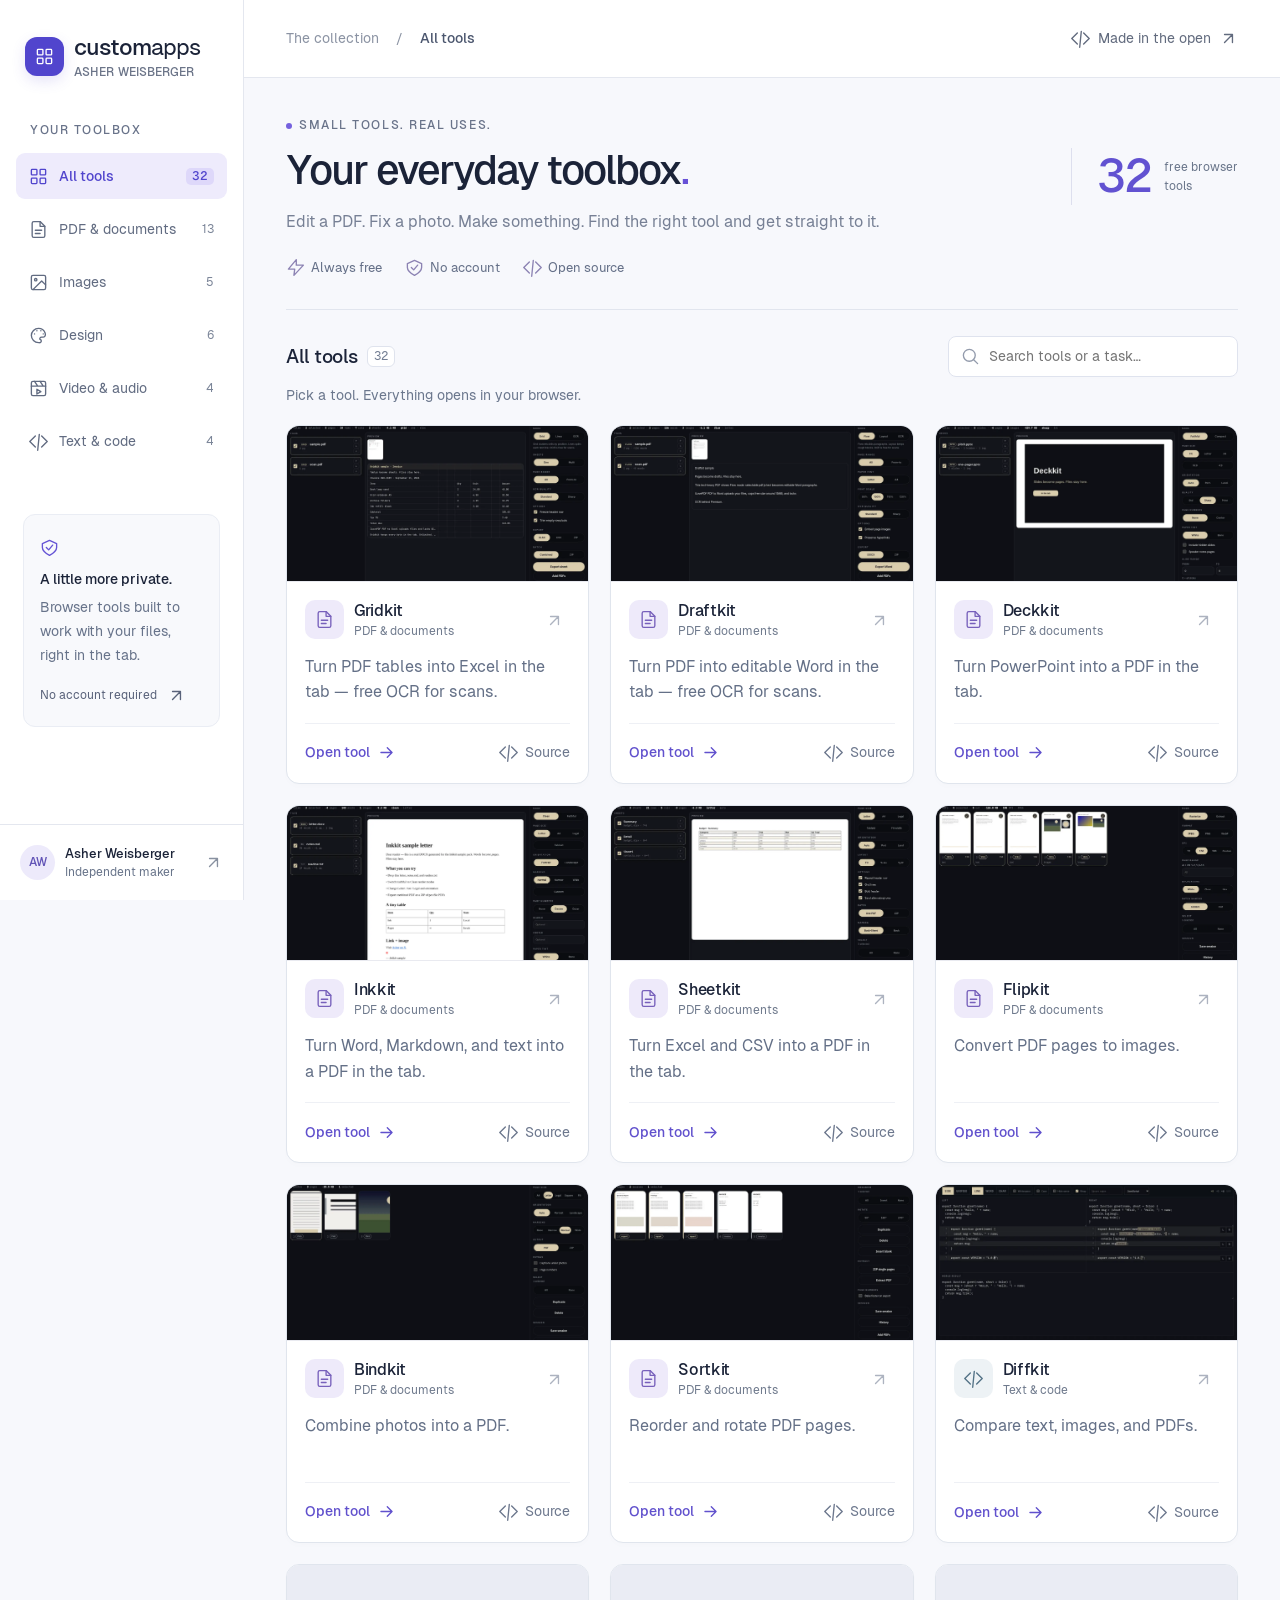
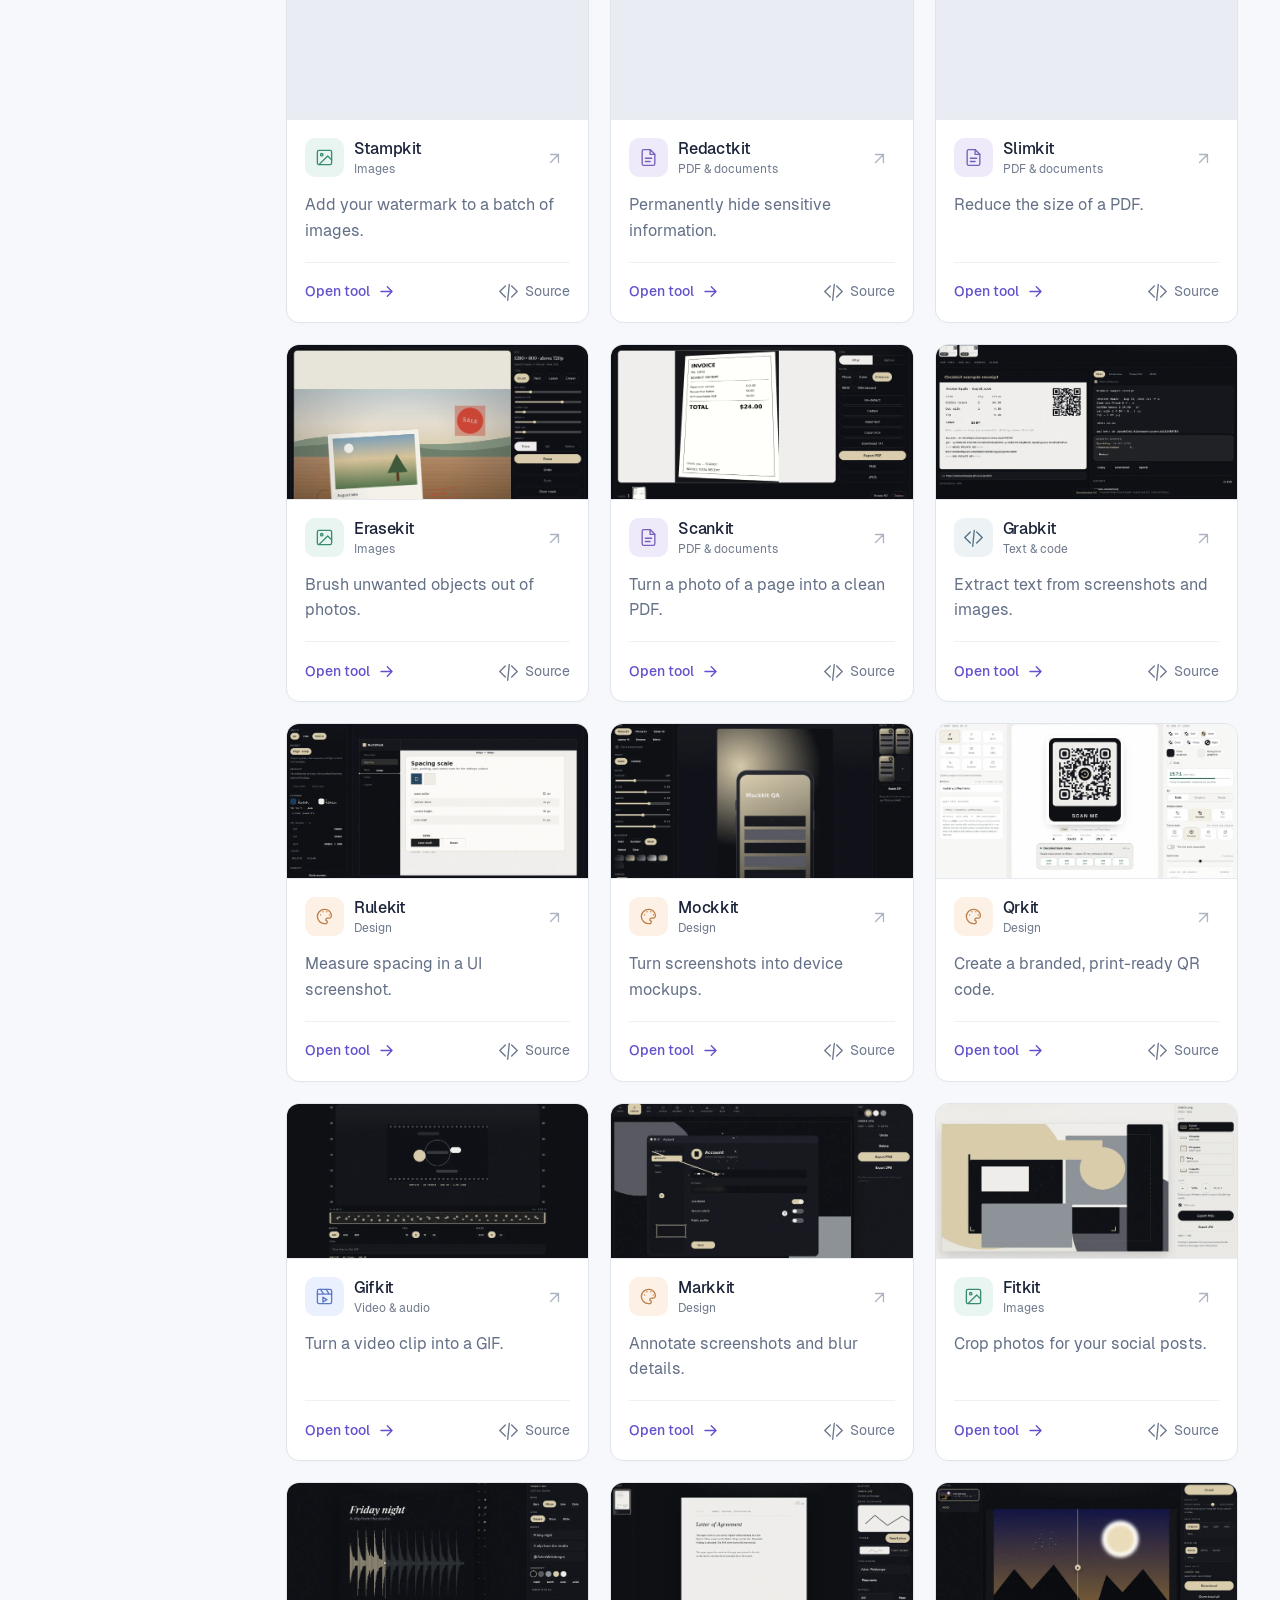
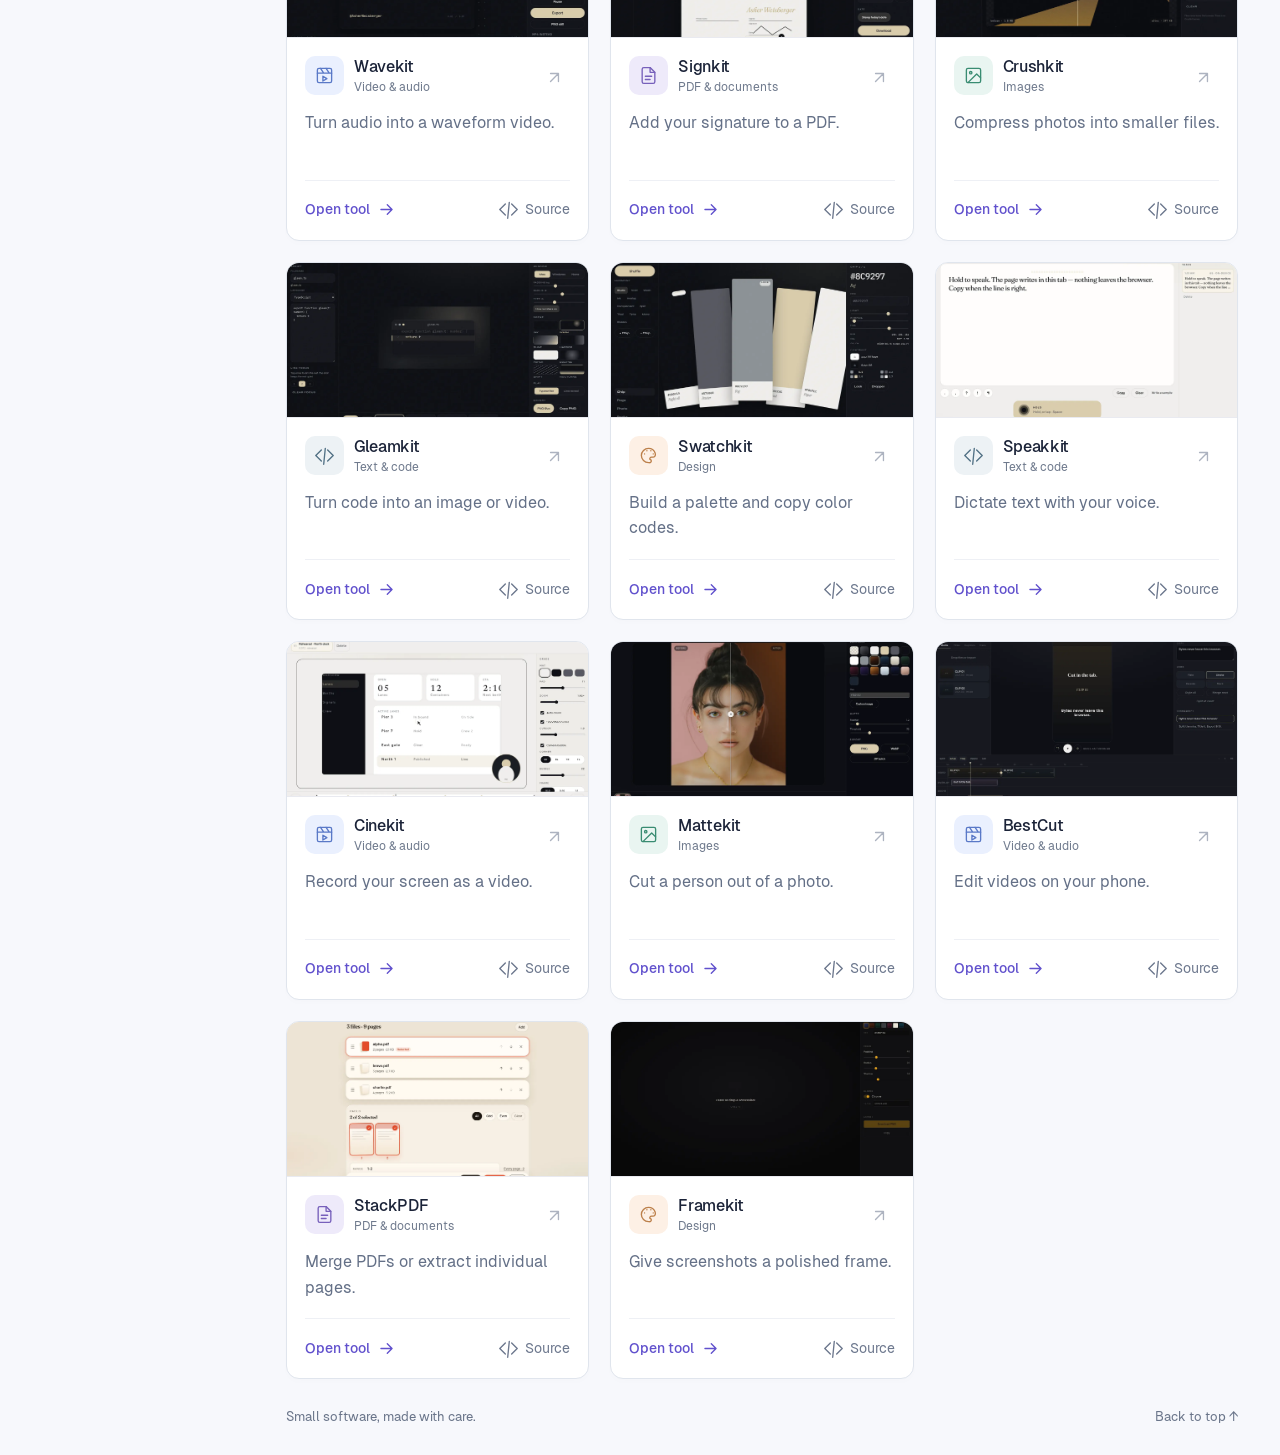
<file: docs/index.html>
<!doctype html><html lang="en"><head><meta charset="utf-8"><meta name="viewport" content="width=device-width,initial-scale=1"><meta name="theme-color" content="#5145cd"><meta name="description" content="32 free browser tools by Asher Weisberger. Edit PDFs, work with images, create videos, and more."><title>Custom Apps — 32 free browser tools</title><link rel="icon" href="./favicon.svg" type="image/svg+xml"><link rel="stylesheet" href="./styles.css"></head><body><div class="app-shell"><a class="skip-link" href="#tools">Skip to tools</a>
<aside class="library-sidebar"><div class="brand-area"><button type="button" class="brand" id="reset-home" aria-label="Show all tools"><span class="brand-symbol"><svg width="19" height="19" viewBox="0 0 24 24" fill="none" stroke="currentColor" stroke-width="1.7" stroke-linecap="round" stroke-linejoin="round" aria-hidden="true"><rect x="3" y="3" width="7" height="7" rx="1"/><rect x="14" y="3" width="7" height="7" rx="1"/><rect x="3" y="14" width="7" height="7" rx="1"/><rect x="14" y="14" width="7" height="7" rx="1"/></svg></span><span>custom<span class="brand-light">apps</span><small>ASHER WEISBERGER</small></span></button></div><div class="sidebar-body"><p class="nav-label">YOUR TOOLBOX</p><nav class="category-nav" aria-label="Tool categories"><button type="button" class="category selected" data-category="All tools" aria-pressed="true"><svg width="19" height="19" viewBox="0 0 24 24" fill="none" stroke="currentColor" stroke-width="1.7" stroke-linecap="round" stroke-linejoin="round" aria-hidden="true"><rect x="3" y="3" width="7" height="7" rx="1"/><rect x="14" y="3" width="7" height="7" rx="1"/><rect x="3" y="14" width="7" height="7" rx="1"/><rect x="14" y="14" width="7" height="7" rx="1"/></svg><span>All tools</span><span class="category-count">32</span></button><button type="button" class="category" data-category="PDF &amp; documents" aria-pressed="false"><svg width="19" height="19" viewBox="0 0 24 24" fill="none" stroke="currentColor" stroke-width="1.7" stroke-linecap="round" stroke-linejoin="round" aria-hidden="true"><path d="M14 2H6a2 2 0 0 0-2 2v16a2 2 0 0 0 2 2h12a2 2 0 0 0 2-2V8Z"/><path d="M14 2v6h6M8 13h8M8 17h6"/></svg><span>PDF &amp; documents</span><span class="category-count">13</span></button><button type="button" class="category" data-category="Images" aria-pressed="false"><svg width="19" height="19" viewBox="0 0 24 24" fill="none" stroke="currentColor" stroke-width="1.7" stroke-linecap="round" stroke-linejoin="round" aria-hidden="true"><rect x="3" y="3" width="18" height="18" rx="2"/><circle cx="8.5" cy="8.5" r="1.5"/><path d="m21 15-5-5L5 21"/></svg><span>Images</span><span class="category-count">5</span></button><button type="button" class="category" data-category="Design" aria-pressed="false"><svg width="19" height="19" viewBox="0 0 24 24" fill="none" stroke="currentColor" stroke-width="1.7" stroke-linecap="round" stroke-linejoin="round" aria-hidden="true"><path d="M12 3a9 9 0 1 0 0 18h1a2 2 0 0 0 1-4c-1-1 0-3 2-3h2c5 0 3-11-6-11Z"/><path d="M7 10h.01M10 6h.01M15 6h.01M18 10h.01"/></svg><span>Design</span><span class="category-count">6</span></button><button type="button" class="category" data-category="Video &amp; audio" aria-pressed="false"><svg width="19" height="19" viewBox="0 0 24 24" fill="none" stroke="currentColor" stroke-width="1.7" stroke-linecap="round" stroke-linejoin="round" aria-hidden="true"><rect x="3" y="3" width="18" height="18" rx="2"/><path d="M3 9h18M7 3l4 6m3-6 4 6m-8 4 5 3-5 3Z"/></svg><span>Video &amp; audio</span><span class="category-count">4</span></button><button type="button" class="category" data-category="Text &amp; code" aria-pressed="false"><svg width="19" height="19" viewBox="0 0 24 24" fill="none" stroke="currentColor" stroke-width="1.7" stroke-linecap="round" stroke-linejoin="round" aria-hidden="true"><path d="m8 5-7 7 7 7m8-14 7 7-7 7m-3-16-2 20"/></svg><span>Text &amp; code</span><span class="category-count">4</span></button></nav><div class="sidebar-note"><div class="note-icon"><svg width="19" height="19" viewBox="0 0 24 24" fill="none" stroke="currentColor" stroke-width="1.7" stroke-linecap="round" stroke-linejoin="round" aria-hidden="true"><path d="M12 3 3 7v5c0 5 9 10 9 10s9-5 9-10V7ZM8 12l3 3 5-6"/></svg></div><h2>A little more private.</h2><p>Browser tools built to work with your files, right in the tab.</p><span>No account required <svg width="19" height="19" viewBox="0 0 24 24" fill="none" stroke="currentColor" stroke-width="1.7" stroke-linecap="round" stroke-linejoin="round" aria-hidden="true"><path d="M7 17 17 7M7 7h10v10"/></svg></span></div></div><div class="sidebar-footer"><a href="https://x.com/AsherWeisberger" target="_blank" rel="noopener noreferrer"><span class="avatar">AW</span><span><strong>Asher Weisberger</strong><small>Independent maker</small></span><svg width="19" height="19" viewBox="0 0 24 24" fill="none" stroke="currentColor" stroke-width="1.7" stroke-linecap="round" stroke-linejoin="round" aria-hidden="true"><path d="M7 17 17 7M7 7h10v10"/></svg></a></div></aside>
<div class="workspace"><header class="topbar"><span class="breadcrumb">The collection <span>/</span><strong id="breadcrumb-category">All tools</strong></span><a href="https://github.com/AsherWeisberger" target="_blank" rel="noopener noreferrer"><svg width="19" height="19" viewBox="0 0 24 24" fill="none" stroke="currentColor" stroke-width="1.7" stroke-linecap="round" stroke-linejoin="round" aria-hidden="true"><path d="m8 5-7 7 7 7m8-14 7 7-7 7m-3-16-2 20"/></svg><span>Made in the open</span><svg width="19" height="19" viewBox="0 0 24 24" fill="none" stroke="currentColor" stroke-width="1.7" stroke-linecap="round" stroke-linejoin="round" aria-hidden="true"><path d="M7 17 17 7M7 7h10v10"/></svg></a></header><main id="tools" class="main-content"><section class="intro"><div><p class="eyebrow"><span></span>SMALL TOOLS. REAL USES.</p><h1>Your everyday toolbox<span>.</span></h1><p>Edit a PDF. Fix a photo. Make something.<br class="mobile-break"> Find the right tool and get straight to it.</p></div><div class="collection-badge"><span>32</span><p>free browser<br>tools</p></div></section><div class="benefits"><span><svg width="19" height="19" viewBox="0 0 24 24" fill="none" stroke="currentColor" stroke-width="1.7" stroke-linecap="round" stroke-linejoin="round" aria-hidden="true"><path d="m13 2-10 12h8l-1 8L22 9h-9Z"/></svg> Always free</span><span><svg width="19" height="19" viewBox="0 0 24 24" fill="none" stroke="currentColor" stroke-width="1.7" stroke-linecap="round" stroke-linejoin="round" aria-hidden="true"><path d="M12 3 3 7v5c0 5 9 10 9 10s9-5 9-10V7ZM8 12l3 3 5-6"/></svg> No account</span><span><svg width="19" height="19" viewBox="0 0 24 24" fill="none" stroke="currentColor" stroke-width="1.7" stroke-linecap="round" stroke-linejoin="round" aria-hidden="true"><path d="m8 5-7 7 7 7m8-14 7 7-7 7m-3-16-2 20"/></svg> Open source</span></div><section class="directory" aria-label="Browse tools"><div class="directory-toolbar"><div class="section-title"><h2 id="category-title">All tools</h2><span id="result-count">32</span></div><div class="search-field"><svg width="19" height="19" viewBox="0 0 24 24" fill="none" stroke="currentColor" stroke-width="1.7" stroke-linecap="round" stroke-linejoin="round" aria-hidden="true"><circle cx="10.5" cy="10.5" r="7.5"/><path d="m16 16 5 5"/></svg><input id="search-tools" type="search" aria-label="Search tools" placeholder="Search tools or a task…" autocomplete="off"><button id="clear-search" aria-label="Clear search" hidden><svg width="19" height="19" viewBox="0 0 24 24" fill="none" stroke="currentColor" stroke-width="1.7" stroke-linecap="round" stroke-linejoin="round" aria-hidden="true"><path d="m6 6 12 12M6 18 18 6"/></svg></button></div></div><p class="result-summary" id="result-summary" aria-live="polite">Pick a tool. Everything opens in your browser.</p><div class="tool-grid"><article class="tool-card tone-0" id="gridkit" data-category="PDF &amp; documents" data-search="gridkit pdf &amp; documents turn pdf tables into excel in the tab — free ocr for scans. tables become sheets. files stay here. pdf to excel">
<a href="https://asherweisberger.github.io/gridkit/" class="preview-link" aria-label="Open Gridkit"><img src="./shots/gridkit/card.webp" alt="Gridkit on desktop: PDF list with Grid/Lines/OCR rail, live page preview and spreadsheet grid pane, Export sheet." width="1440" height="900" loading="eager" decoding="async"><span class="preview-action">Open tool <svg width="19" height="19" viewBox="0 0 24 24" fill="none" stroke="currentColor" stroke-width="1.7" stroke-linecap="round" stroke-linejoin="round" aria-hidden="true"><path d="M7 17 17 7M7 7h10v10"/></svg></span></a>
<div class="card-body"><div class="card-heading"><span class="tool-icon"><svg width="19" height="19" viewBox="0 0 24 24" fill="none" stroke="currentColor" stroke-width="1.7" stroke-linecap="round" stroke-linejoin="round" aria-hidden="true"><path d="M14 2H6a2 2 0 0 0-2 2v16a2 2 0 0 0 2 2h12a2 2 0 0 0 2-2V8Z"/><path d="M14 2v6h6M8 13h8M8 17h6"/></svg></span><div><h3><a href="https://asherweisberger.github.io/gridkit/">Gridkit</a></h3><span class="tool-category">PDF &amp; documents</span></div><a class="launch-icon" href="https://asherweisberger.github.io/gridkit/" aria-label="Open Gridkit"><svg width="19" height="19" viewBox="0 0 24 24" fill="none" stroke="currentColor" stroke-width="1.7" stroke-linecap="round" stroke-linejoin="round" aria-hidden="true"><path d="M7 17 17 7M7 7h10v10"/></svg></a></div><p>Turn PDF tables into Excel in the tab — free OCR for scans.</p><div class="card-bottom"><a href="https://asherweisberger.github.io/gridkit/">Open tool <svg width="19" height="19" viewBox="0 0 24 24" fill="none" stroke="currentColor" stroke-width="1.7" stroke-linecap="round" stroke-linejoin="round" aria-hidden="true"><path d="M5 12h14m-6-6 6 6-6 6"/></svg></a><a class="source-link" href="https://github.com/AsherWeisberger/gridkit" target="_blank" rel="noopener noreferrer" aria-label="Gridkit source code"><svg width="19" height="19" viewBox="0 0 24 24" fill="none" stroke="currentColor" stroke-width="1.7" stroke-linecap="round" stroke-linejoin="round" aria-hidden="true"><path d="m8 5-7 7 7 7m8-14 7 7-7 7m-3-16-2 20"/></svg>Source</a></div></div></article>

        <article class="tool-card tone-0" id="draftkit" data-category="PDF &amp; documents" data-search="draftkit pdf &amp; documents turn pdf into editable word in the tab — free ocr for scans. pages become drafts. files stay here. pdf to word">
<a href="https://asherweisberger.github.io/draftkit/" class="preview-link" aria-label="Open Draftkit"><img src="./shots/draftkit/card.webp" alt="Draftkit on desktop: PDF list with Flow/Layout/OCR rail, live page preview and draft text pane, Export Word." width="1440" height="900" loading="eager" decoding="async"><span class="preview-action">Open tool <svg width="19" height="19" viewBox="0 0 24 24" fill="none" stroke="currentColor" stroke-width="1.7" stroke-linecap="round" stroke-linejoin="round" aria-hidden="true"><path d="M7 17 17 7M7 7h10v10"/></svg></span></a>
<div class="card-body"><div class="card-heading"><span class="tool-icon"><svg width="19" height="19" viewBox="0 0 24 24" fill="none" stroke="currentColor" stroke-width="1.7" stroke-linecap="round" stroke-linejoin="round" aria-hidden="true"><path d="M14 2H6a2 2 0 0 0-2 2v16a2 2 0 0 0 2 2h12a2 2 0 0 0 2-2V8Z"/><path d="M14 2v6h6M8 13h8M8 17h6"/></svg></span><div><h3><a href="https://asherweisberger.github.io/draftkit/">Draftkit</a></h3><span class="tool-category">PDF &amp; documents</span></div><a class="launch-icon" href="https://asherweisberger.github.io/draftkit/" aria-label="Open Draftkit"><svg width="19" height="19" viewBox="0 0 24 24" fill="none" stroke="currentColor" stroke-width="1.7" stroke-linecap="round" stroke-linejoin="round" aria-hidden="true"><path d="M7 17 17 7M7 7h10v10"/></svg></a></div><p>Turn PDF into editable Word in the tab — free OCR for scans.</p><div class="card-bottom"><a href="https://asherweisberger.github.io/draftkit/">Open tool <svg width="19" height="19" viewBox="0 0 24 24" fill="none" stroke="currentColor" stroke-width="1.7" stroke-linecap="round" stroke-linejoin="round" aria-hidden="true"><path d="M5 12h14m-6-6 6 6-6 6"/></svg></a><a class="source-link" href="https://github.com/AsherWeisberger/draftkit" target="_blank" rel="noopener noreferrer" aria-label="Draftkit source code"><svg width="19" height="19" viewBox="0 0 24 24" fill="none" stroke="currentColor" stroke-width="1.7" stroke-linecap="round" stroke-linejoin="round" aria-hidden="true"><path d="m8 5-7 7 7 7m8-14 7 7-7 7m-3-16-2 20"/></svg>Source</a></div></div></article>

        <article class="tool-card tone-0" id="deckkit" data-category="PDF &amp; documents" data-search="deckkit pdf &amp; documents turn powerpoint into a pdf in the tab. slides become pages. files stay here. powerpoint to pdf">
<a href="https://asherweisberger.github.io/deckkit/" class="preview-link" aria-label="Open Deckkit"><img src="./shots/deckkit/card.webp" alt="Deckkit on desktop: deck list with PPTX, Faithful/Sharp rail, live PDF preview, Export." width="1440" height="900" loading="eager" decoding="async"><span class="preview-action">Open tool <svg width="19" height="19" viewBox="0 0 24 24" fill="none" stroke="currentColor" stroke-width="1.7" stroke-linecap="round" stroke-linejoin="round" aria-hidden="true"><path d="M7 17 17 7M7 7h10v10"/></svg></span></a>
<div class="card-body"><div class="card-heading"><span class="tool-icon"><svg width="19" height="19" viewBox="0 0 24 24" fill="none" stroke="currentColor" stroke-width="1.7" stroke-linecap="round" stroke-linejoin="round" aria-hidden="true"><path d="M14 2H6a2 2 0 0 0-2 2v16a2 2 0 0 0 2 2h12a2 2 0 0 0 2-2V8Z"/><path d="M14 2v6h6M8 13h8M8 17h6"/></svg></span><div><h3><a href="https://asherweisberger.github.io/deckkit/">Deckkit</a></h3><span class="tool-category">PDF &amp; documents</span></div><a class="launch-icon" href="https://asherweisberger.github.io/deckkit/" aria-label="Open Deckkit"><svg width="19" height="19" viewBox="0 0 24 24" fill="none" stroke="currentColor" stroke-width="1.7" stroke-linecap="round" stroke-linejoin="round" aria-hidden="true"><path d="M7 17 17 7M7 7h10v10"/></svg></a></div><p>Turn PowerPoint into a PDF in the tab.</p><div class="card-bottom"><a href="https://asherweisberger.github.io/deckkit/">Open tool <svg width="19" height="19" viewBox="0 0 24 24" fill="none" stroke="currentColor" stroke-width="1.7" stroke-linecap="round" stroke-linejoin="round" aria-hidden="true"><path d="M5 12h14m-6-6 6 6-6 6"/></svg></a><a class="source-link" href="https://github.com/AsherWeisberger/deckkit" target="_blank" rel="noopener noreferrer" aria-label="Deckkit source code"><svg width="19" height="19" viewBox="0 0 24 24" fill="none" stroke="currentColor" stroke-width="1.7" stroke-linecap="round" stroke-linejoin="round" aria-hidden="true"><path d="m8 5-7 7 7 7m8-14 7 7-7 7m-3-16-2 20"/></svg>Source</a></div></div></article>

        <article class="tool-card tone-0" id="inkkit" data-category="PDF &amp; documents" data-search="inkkit pdf &amp; documents turn word, markdown, and text into a pdf in the tab. words become pages. files stay here. word to pdf">
<a href="https://asherweisberger.github.io/inkkit/" class="preview-link" aria-label="Open Inkkit"><img src="./shots/inkkit/card.webp" alt="Inkkit on desktop: file list with DOCX MD TXT, Clean mode rail, live PDF preview, Export." width="1440" height="900" loading="lazy" decoding="async"><span class="preview-action">Open tool <svg width="19" height="19" viewBox="0 0 24 24" fill="none" stroke="currentColor" stroke-width="1.7" stroke-linecap="round" stroke-linejoin="round" aria-hidden="true"><path d="M7 17 17 7M7 7h10v10"/></svg></span></a>
<div class="card-body"><div class="card-heading"><span class="tool-icon"><svg width="19" height="19" viewBox="0 0 24 24" fill="none" stroke="currentColor" stroke-width="1.7" stroke-linecap="round" stroke-linejoin="round" aria-hidden="true"><path d="M14 2H6a2 2 0 0 0-2 2v16a2 2 0 0 0 2 2h12a2 2 0 0 0 2-2V8Z"/><path d="M14 2v6h6M8 13h8M8 17h6"/></svg></span><div><h3><a href="https://asherweisberger.github.io/inkkit/">Inkkit</a></h3><span class="tool-category">PDF &amp; documents</span></div><a class="launch-icon" href="https://asherweisberger.github.io/inkkit/" aria-label="Open Inkkit"><svg width="19" height="19" viewBox="0 0 24 24" fill="none" stroke="currentColor" stroke-width="1.7" stroke-linecap="round" stroke-linejoin="round" aria-hidden="true"><path d="M7 17 17 7M7 7h10v10"/></svg></a></div><p>Turn Word, Markdown, and text into a PDF in the tab.</p><div class="card-bottom"><a href="https://asherweisberger.github.io/inkkit/">Open tool <svg width="19" height="19" viewBox="0 0 24 24" fill="none" stroke="currentColor" stroke-width="1.7" stroke-linecap="round" stroke-linejoin="round" aria-hidden="true"><path d="M5 12h14m-6-6 6 6-6 6"/></svg></a><a class="source-link" href="https://github.com/AsherWeisberger/inkkit" target="_blank" rel="noopener noreferrer" aria-label="Inkkit source code"><svg width="19" height="19" viewBox="0 0 24 24" fill="none" stroke="currentColor" stroke-width="1.7" stroke-linecap="round" stroke-linejoin="round" aria-hidden="true"><path d="m8 5-7 7 7 7m8-14 7 7-7 7m-3-16-2 20"/></svg>Source</a></div></div></article>

        <article class="tool-card tone-0" id="sheetkit" data-category="PDF &amp; documents" data-search="sheetkit pdf &amp; documents turn excel and csv into a pdf in the tab. sheets become pages. files stay here. sheet to pdf">
<a href="https://asherweisberger.github.io/sheetkit/" class="preview-link" aria-label="Open Sheetkit"><img src="./shots/sheetkit/card.webp" alt="Sheetkit on desktop: sheet picker for budget workbook, Letter portrait rail, live PDF preview, Export." width="1440" height="900" loading="lazy" decoding="async"><span class="preview-action">Open tool <svg width="19" height="19" viewBox="0 0 24 24" fill="none" stroke="currentColor" stroke-width="1.7" stroke-linecap="round" stroke-linejoin="round" aria-hidden="true"><path d="M7 17 17 7M7 7h10v10"/></svg></span></a>
<div class="card-body"><div class="card-heading"><span class="tool-icon"><svg width="19" height="19" viewBox="0 0 24 24" fill="none" stroke="currentColor" stroke-width="1.7" stroke-linecap="round" stroke-linejoin="round" aria-hidden="true"><path d="M14 2H6a2 2 0 0 0-2 2v16a2 2 0 0 0 2 2h12a2 2 0 0 0 2-2V8Z"/><path d="M14 2v6h6M8 13h8M8 17h6"/></svg></span><div><h3><a href="https://asherweisberger.github.io/sheetkit/">Sheetkit</a></h3><span class="tool-category">PDF &amp; documents</span></div><a class="launch-icon" href="https://asherweisberger.github.io/sheetkit/" aria-label="Open Sheetkit"><svg width="19" height="19" viewBox="0 0 24 24" fill="none" stroke="currentColor" stroke-width="1.7" stroke-linecap="round" stroke-linejoin="round" aria-hidden="true"><path d="M7 17 17 7M7 7h10v10"/></svg></a></div><p>Turn Excel and CSV into a PDF in the tab.</p><div class="card-bottom"><a href="https://asherweisberger.github.io/sheetkit/">Open tool <svg width="19" height="19" viewBox="0 0 24 24" fill="none" stroke="currentColor" stroke-width="1.7" stroke-linecap="round" stroke-linejoin="round" aria-hidden="true"><path d="M5 12h14m-6-6 6 6-6 6"/></svg></a><a class="source-link" href="https://github.com/AsherWeisberger/sheetkit" target="_blank" rel="noopener noreferrer" aria-label="Sheetkit source code"><svg width="19" height="19" viewBox="0 0 24 24" fill="none" stroke="currentColor" stroke-width="1.7" stroke-linecap="round" stroke-linejoin="round" aria-hidden="true"><path d="m8 5-7 7 7 7m8-14 7 7-7 7m-3-16-2 20"/></svg>Source</a></div></div></article>

        <article class="tool-card tone-0" id="flipkit" data-category="PDF &amp; documents" data-search="flipkit pdf &amp; documents convert pdf pages to images. pdf pages become images. files stay here. flip a pdf">
<a href="https://asherweisberger.github.io/flipkit/" class="preview-link" aria-label="Open Flipkit"><img src="./shots/flipkit/card.webp" alt="Flipkit on desktop: thumbnail board of PDF pages, rasterize rail with JPEG DPI and Export ZIP." width="1440" height="900" loading="lazy" decoding="async"><span class="preview-action">Open tool <svg width="19" height="19" viewBox="0 0 24 24" fill="none" stroke="currentColor" stroke-width="1.7" stroke-linecap="round" stroke-linejoin="round" aria-hidden="true"><path d="M7 17 17 7M7 7h10v10"/></svg></span></a>
<div class="card-body"><div class="card-heading"><span class="tool-icon"><svg width="19" height="19" viewBox="0 0 24 24" fill="none" stroke="currentColor" stroke-width="1.7" stroke-linecap="round" stroke-linejoin="round" aria-hidden="true"><path d="M14 2H6a2 2 0 0 0-2 2v16a2 2 0 0 0 2 2h12a2 2 0 0 0 2-2V8Z"/><path d="M14 2v6h6M8 13h8M8 17h6"/></svg></span><div><h3><a href="https://asherweisberger.github.io/flipkit/">Flipkit</a></h3><span class="tool-category">PDF &amp; documents</span></div><a class="launch-icon" href="https://asherweisberger.github.io/flipkit/" aria-label="Open Flipkit"><svg width="19" height="19" viewBox="0 0 24 24" fill="none" stroke="currentColor" stroke-width="1.7" stroke-linecap="round" stroke-linejoin="round" aria-hidden="true"><path d="M7 17 17 7M7 7h10v10"/></svg></a></div><p>Convert PDF pages to images.</p><div class="card-bottom"><a href="https://asherweisberger.github.io/flipkit/">Open tool <svg width="19" height="19" viewBox="0 0 24 24" fill="none" stroke="currentColor" stroke-width="1.7" stroke-linecap="round" stroke-linejoin="round" aria-hidden="true"><path d="M5 12h14m-6-6 6 6-6 6"/></svg></a><a class="source-link" href="https://github.com/AsherWeisberger/flipkit" target="_blank" rel="noopener noreferrer" aria-label="Flipkit source code"><svg width="19" height="19" viewBox="0 0 24 24" fill="none" stroke="currentColor" stroke-width="1.7" stroke-linecap="round" stroke-linejoin="round" aria-hidden="true"><path d="m8 5-7 7 7 7m8-14 7 7-7 7m-3-16-2 20"/></svg>Source</a></div></div></article>

        <article class="tool-card tone-0" id="bindkit" data-category="PDF &amp; documents" data-search="bindkit pdf &amp; documents combine photos into a pdf. photos become a pdf. files stay here. bind photos">
<a href="https://asherweisberger.github.io/bindkit/" class="preview-link" aria-label="Open Bindkit"><img src="./shots/bindkit/card.webp" alt="Bindkit on desktop: photo board, page size and margins rail, combined PDF or ZIP export." width="1440" height="900" loading="lazy" decoding="async"><span class="preview-action">Open tool <svg width="19" height="19" viewBox="0 0 24 24" fill="none" stroke="currentColor" stroke-width="1.7" stroke-linecap="round" stroke-linejoin="round" aria-hidden="true"><path d="M7 17 17 7M7 7h10v10"/></svg></span></a>
<div class="card-body"><div class="card-heading"><span class="tool-icon"><svg width="19" height="19" viewBox="0 0 24 24" fill="none" stroke="currentColor" stroke-width="1.7" stroke-linecap="round" stroke-linejoin="round" aria-hidden="true"><path d="M14 2H6a2 2 0 0 0-2 2v16a2 2 0 0 0 2 2h12a2 2 0 0 0 2-2V8Z"/><path d="M14 2v6h6M8 13h8M8 17h6"/></svg></span><div><h3><a href="https://asherweisberger.github.io/bindkit/">Bindkit</a></h3><span class="tool-category">PDF &amp; documents</span></div><a class="launch-icon" href="https://asherweisberger.github.io/bindkit/" aria-label="Open Bindkit"><svg width="19" height="19" viewBox="0 0 24 24" fill="none" stroke="currentColor" stroke-width="1.7" stroke-linecap="round" stroke-linejoin="round" aria-hidden="true"><path d="M7 17 17 7M7 7h10v10"/></svg></a></div><p>Combine photos into a PDF.</p><div class="card-bottom"><a href="https://asherweisberger.github.io/bindkit/">Open tool <svg width="19" height="19" viewBox="0 0 24 24" fill="none" stroke="currentColor" stroke-width="1.7" stroke-linecap="round" stroke-linejoin="round" aria-hidden="true"><path d="M5 12h14m-6-6 6 6-6 6"/></svg></a><a class="source-link" href="https://github.com/AsherWeisberger/bindkit" target="_blank" rel="noopener noreferrer" aria-label="Bindkit source code"><svg width="19" height="19" viewBox="0 0 24 24" fill="none" stroke="currentColor" stroke-width="1.7" stroke-linecap="round" stroke-linejoin="round" aria-hidden="true"><path d="m8 5-7 7 7 7m8-14 7 7-7 7m-3-16-2 20"/></svg>Source</a></div></div></article>

        <article class="tool-card tone-0" id="sortkit" data-category="PDF &amp; documents" data-search="sortkit pdf &amp; documents reorder and rotate pdf pages. reorder the pages. files stay here. reorder pages">
<a href="https://asherweisberger.github.io/sortkit/" class="preview-link" aria-label="Open Sortkit"><img src="./shots/sortkit/card.webp" alt="Sortkit on desktop: thumbnail board mixing report and invoice pages, rotate and export rail." width="1440" height="900" loading="lazy" decoding="async"><span class="preview-action">Open tool <svg width="19" height="19" viewBox="0 0 24 24" fill="none" stroke="currentColor" stroke-width="1.7" stroke-linecap="round" stroke-linejoin="round" aria-hidden="true"><path d="M7 17 17 7M7 7h10v10"/></svg></span></a>
<div class="card-body"><div class="card-heading"><span class="tool-icon"><svg width="19" height="19" viewBox="0 0 24 24" fill="none" stroke="currentColor" stroke-width="1.7" stroke-linecap="round" stroke-linejoin="round" aria-hidden="true"><path d="M14 2H6a2 2 0 0 0-2 2v16a2 2 0 0 0 2 2h12a2 2 0 0 0 2-2V8Z"/><path d="M14 2v6h6M8 13h8M8 17h6"/></svg></span><div><h3><a href="https://asherweisberger.github.io/sortkit/">Sortkit</a></h3><span class="tool-category">PDF &amp; documents</span></div><a class="launch-icon" href="https://asherweisberger.github.io/sortkit/" aria-label="Open Sortkit"><svg width="19" height="19" viewBox="0 0 24 24" fill="none" stroke="currentColor" stroke-width="1.7" stroke-linecap="round" stroke-linejoin="round" aria-hidden="true"><path d="M7 17 17 7M7 7h10v10"/></svg></a></div><p>Reorder and rotate PDF pages.</p><div class="card-bottom"><a href="https://asherweisberger.github.io/sortkit/">Open tool <svg width="19" height="19" viewBox="0 0 24 24" fill="none" stroke="currentColor" stroke-width="1.7" stroke-linecap="round" stroke-linejoin="round" aria-hidden="true"><path d="M5 12h14m-6-6 6 6-6 6"/></svg></a><a class="source-link" href="https://github.com/AsherWeisberger/sortkit" target="_blank" rel="noopener noreferrer" aria-label="Sortkit source code"><svg width="19" height="19" viewBox="0 0 24 24" fill="none" stroke="currentColor" stroke-width="1.7" stroke-linecap="round" stroke-linejoin="round" aria-hidden="true"><path d="m8 5-7 7 7 7m8-14 7 7-7 7m-3-16-2 20"/></svg>Source</a></div></div></article>

        <article class="tool-card tone-4" id="diffkit" data-category="Text &amp; code" data-search="diffkit text &amp; code compare text, images, and pdfs. spot the change. files stay here. spot a change">
<a href="https://asherweisberger.github.io/diffkit/" class="preview-link" aria-label="Open Diffkit"><img src="./shots/diffkit/card.webp" alt="Diffkit on desktop: side-by-side JS sample, line grain, merge pane, Text Image Pdf dock." width="1440" height="900" loading="lazy" decoding="async"><span class="preview-action">Open tool <svg width="19" height="19" viewBox="0 0 24 24" fill="none" stroke="currentColor" stroke-width="1.7" stroke-linecap="round" stroke-linejoin="round" aria-hidden="true"><path d="M7 17 17 7M7 7h10v10"/></svg></span></a>
<div class="card-body"><div class="card-heading"><span class="tool-icon"><svg width="19" height="19" viewBox="0 0 24 24" fill="none" stroke="currentColor" stroke-width="1.7" stroke-linecap="round" stroke-linejoin="round" aria-hidden="true"><path d="m8 5-7 7 7 7m8-14 7 7-7 7m-3-16-2 20"/></svg></span><div><h3><a href="https://asherweisberger.github.io/diffkit/">Diffkit</a></h3><span class="tool-category">Text &amp; code</span></div><a class="launch-icon" href="https://asherweisberger.github.io/diffkit/" aria-label="Open Diffkit"><svg width="19" height="19" viewBox="0 0 24 24" fill="none" stroke="currentColor" stroke-width="1.7" stroke-linecap="round" stroke-linejoin="round" aria-hidden="true"><path d="M7 17 17 7M7 7h10v10"/></svg></a></div><p>Compare text, images, and PDFs.</p><div class="card-bottom"><a href="https://asherweisberger.github.io/diffkit/">Open tool <svg width="19" height="19" viewBox="0 0 24 24" fill="none" stroke="currentColor" stroke-width="1.7" stroke-linecap="round" stroke-linejoin="round" aria-hidden="true"><path d="M5 12h14m-6-6 6 6-6 6"/></svg></a><a class="source-link" href="https://github.com/AsherWeisberger/diffkit" target="_blank" rel="noopener noreferrer" aria-label="Diffkit source code"><svg width="19" height="19" viewBox="0 0 24 24" fill="none" stroke="currentColor" stroke-width="1.7" stroke-linecap="round" stroke-linejoin="round" aria-hidden="true"><path d="m8 5-7 7 7 7m8-14 7 7-7 7m-3-16-2 20"/></svg>Source</a></div></div></article>

        <article class="tool-card tone-1" id="stampkit" data-category="Images" data-search="stampkit images add your watermark to a batch of images. stamp your mark. files stay here. stamp a batch">
<a href="https://asherweisberger.github.io/stampkit/" class="preview-link" aria-label="Open Stampkit"><img src="./shots/stampkit/card.webp" alt="Stampkit on desktop: diagonal (c) Asher on a sample photo, Text/Logo rail, Adaptive contrast, Batch strip." width="1440" height="900" loading="lazy" decoding="async"><span class="preview-action">Open tool <svg width="19" height="19" viewBox="0 0 24 24" fill="none" stroke="currentColor" stroke-width="1.7" stroke-linecap="round" stroke-linejoin="round" aria-hidden="true"><path d="M7 17 17 7M7 7h10v10"/></svg></span></a>
<div class="card-body"><div class="card-heading"><span class="tool-icon"><svg width="19" height="19" viewBox="0 0 24 24" fill="none" stroke="currentColor" stroke-width="1.7" stroke-linecap="round" stroke-linejoin="round" aria-hidden="true"><rect x="3" y="3" width="18" height="18" rx="2"/><circle cx="8.5" cy="8.5" r="1.5"/><path d="m21 15-5-5L5 21"/></svg></span><div><h3><a href="https://asherweisberger.github.io/stampkit/">Stampkit</a></h3><span class="tool-category">Images</span></div><a class="launch-icon" href="https://asherweisberger.github.io/stampkit/" aria-label="Open Stampkit"><svg width="19" height="19" viewBox="0 0 24 24" fill="none" stroke="currentColor" stroke-width="1.7" stroke-linecap="round" stroke-linejoin="round" aria-hidden="true"><path d="M7 17 17 7M7 7h10v10"/></svg></a></div><p>Add your watermark to a batch of images.</p><div class="card-bottom"><a href="https://asherweisberger.github.io/stampkit/">Open tool <svg width="19" height="19" viewBox="0 0 24 24" fill="none" stroke="currentColor" stroke-width="1.7" stroke-linecap="round" stroke-linejoin="round" aria-hidden="true"><path d="M5 12h14m-6-6 6 6-6 6"/></svg></a><a class="source-link" href="https://github.com/AsherWeisberger/stampkit" target="_blank" rel="noopener noreferrer" aria-label="Stampkit source code"><svg width="19" height="19" viewBox="0 0 24 24" fill="none" stroke="currentColor" stroke-width="1.7" stroke-linecap="round" stroke-linejoin="round" aria-hidden="true"><path d="m8 5-7 7 7 7m8-14 7 7-7 7m-3-16-2 20"/></svg>Source</a></div></div></article>

        <article class="tool-card tone-0" id="redactkit" data-category="PDF &amp; documents" data-search="redactkit pdf &amp; documents permanently hide sensitive information. black it out for real. nothing uploaded. burn a secret">
<a href="https://asherweisberger.github.io/redactkit/" class="preview-link" aria-label="Open Redactkit"><img src="./shots/redactkit/card.webp" alt="Redactkit on desktop: sample invoice with SSN marks burned black, Applied view, Export." width="1440" height="900" loading="lazy" decoding="async"><span class="preview-action">Open tool <svg width="19" height="19" viewBox="0 0 24 24" fill="none" stroke="currentColor" stroke-width="1.7" stroke-linecap="round" stroke-linejoin="round" aria-hidden="true"><path d="M7 17 17 7M7 7h10v10"/></svg></span></a>
<div class="card-body"><div class="card-heading"><span class="tool-icon"><svg width="19" height="19" viewBox="0 0 24 24" fill="none" stroke="currentColor" stroke-width="1.7" stroke-linecap="round" stroke-linejoin="round" aria-hidden="true"><path d="M14 2H6a2 2 0 0 0-2 2v16a2 2 0 0 0 2 2h12a2 2 0 0 0 2-2V8Z"/><path d="M14 2v6h6M8 13h8M8 17h6"/></svg></span><div><h3><a href="https://asherweisberger.github.io/redactkit/">Redactkit</a></h3><span class="tool-category">PDF &amp; documents</span></div><a class="launch-icon" href="https://asherweisberger.github.io/redactkit/" aria-label="Open Redactkit"><svg width="19" height="19" viewBox="0 0 24 24" fill="none" stroke="currentColor" stroke-width="1.7" stroke-linecap="round" stroke-linejoin="round" aria-hidden="true"><path d="M7 17 17 7M7 7h10v10"/></svg></a></div><p>Permanently hide sensitive information.</p><div class="card-bottom"><a href="https://asherweisberger.github.io/redactkit/">Open tool <svg width="19" height="19" viewBox="0 0 24 24" fill="none" stroke="currentColor" stroke-width="1.7" stroke-linecap="round" stroke-linejoin="round" aria-hidden="true"><path d="M5 12h14m-6-6 6 6-6 6"/></svg></a><a class="source-link" href="https://github.com/AsherWeisberger/redactkit" target="_blank" rel="noopener noreferrer" aria-label="Redactkit source code"><svg width="19" height="19" viewBox="0 0 24 24" fill="none" stroke="currentColor" stroke-width="1.7" stroke-linecap="round" stroke-linejoin="round" aria-hidden="true"><path d="m8 5-7 7 7 7m8-14 7 7-7 7m-3-16-2 20"/></svg>Source</a></div></div></article>

        <article class="tool-card tone-0" id="slimkit" data-category="PDF &amp; documents" data-search="slimkit pdf &amp; documents reduce the size of a pdf. squeeze the pdf. keep the words. compress pdf">
<a href="https://asherweisberger.github.io/slimkit/" class="preview-link" aria-label="Open Slimkit"><img src="./shots/slimkit/card.webp" alt="Slimkit on desktop: sample invoice before and after, Soft mode, 1.7MB to 69.6KB, Download." width="1440" height="900" loading="lazy" decoding="async"><span class="preview-action">Open tool <svg width="19" height="19" viewBox="0 0 24 24" fill="none" stroke="currentColor" stroke-width="1.7" stroke-linecap="round" stroke-linejoin="round" aria-hidden="true"><path d="M7 17 17 7M7 7h10v10"/></svg></span></a>
<div class="card-body"><div class="card-heading"><span class="tool-icon"><svg width="19" height="19" viewBox="0 0 24 24" fill="none" stroke="currentColor" stroke-width="1.7" stroke-linecap="round" stroke-linejoin="round" aria-hidden="true"><path d="M14 2H6a2 2 0 0 0-2 2v16a2 2 0 0 0 2 2h12a2 2 0 0 0 2-2V8Z"/><path d="M14 2v6h6M8 13h8M8 17h6"/></svg></span><div><h3><a href="https://asherweisberger.github.io/slimkit/">Slimkit</a></h3><span class="tool-category">PDF &amp; documents</span></div><a class="launch-icon" href="https://asherweisberger.github.io/slimkit/" aria-label="Open Slimkit"><svg width="19" height="19" viewBox="0 0 24 24" fill="none" stroke="currentColor" stroke-width="1.7" stroke-linecap="round" stroke-linejoin="round" aria-hidden="true"><path d="M7 17 17 7M7 7h10v10"/></svg></a></div><p>Reduce the size of a PDF.</p><div class="card-bottom"><a href="https://asherweisberger.github.io/slimkit/">Open tool <svg width="19" height="19" viewBox="0 0 24 24" fill="none" stroke="currentColor" stroke-width="1.7" stroke-linecap="round" stroke-linejoin="round" aria-hidden="true"><path d="M5 12h14m-6-6 6 6-6 6"/></svg></a><a class="source-link" href="https://github.com/AsherWeisberger/slimkit" target="_blank" rel="noopener noreferrer" aria-label="Slimkit source code"><svg width="19" height="19" viewBox="0 0 24 24" fill="none" stroke="currentColor" stroke-width="1.7" stroke-linecap="round" stroke-linejoin="round" aria-hidden="true"><path d="m8 5-7 7 7 7m8-14 7 7-7 7m-3-16-2 20"/></svg>Source</a></div></div></article>

        <article class="tool-card tone-1" id="erasekit" data-category="Images" data-search="erasekit images brush unwanted objects out of photos. brush it out. keep every pixel. erase an object">
<a href="https://asherweisberger.github.io/erasekit/" class="preview-link" aria-label="Open Erasekit"><img src="./shots/erasekit/card.webp" alt="Erasekit on desktop: a lake polaroid on the desk, red SALE sticker masked, Telea, Erase." width="1440" height="900" loading="lazy" decoding="async"><span class="preview-action">Open tool <svg width="19" height="19" viewBox="0 0 24 24" fill="none" stroke="currentColor" stroke-width="1.7" stroke-linecap="round" stroke-linejoin="round" aria-hidden="true"><path d="M7 17 17 7M7 7h10v10"/></svg></span></a>
<div class="card-body"><div class="card-heading"><span class="tool-icon"><svg width="19" height="19" viewBox="0 0 24 24" fill="none" stroke="currentColor" stroke-width="1.7" stroke-linecap="round" stroke-linejoin="round" aria-hidden="true"><rect x="3" y="3" width="18" height="18" rx="2"/><circle cx="8.5" cy="8.5" r="1.5"/><path d="m21 15-5-5L5 21"/></svg></span><div><h3><a href="https://asherweisberger.github.io/erasekit/">Erasekit</a></h3><span class="tool-category">Images</span></div><a class="launch-icon" href="https://asherweisberger.github.io/erasekit/" aria-label="Open Erasekit"><svg width="19" height="19" viewBox="0 0 24 24" fill="none" stroke="currentColor" stroke-width="1.7" stroke-linecap="round" stroke-linejoin="round" aria-hidden="true"><path d="M7 17 17 7M7 7h10v10"/></svg></a></div><p>Brush unwanted objects out of photos.</p><div class="card-bottom"><a href="https://asherweisberger.github.io/erasekit/">Open tool <svg width="19" height="19" viewBox="0 0 24 24" fill="none" stroke="currentColor" stroke-width="1.7" stroke-linecap="round" stroke-linejoin="round" aria-hidden="true"><path d="M5 12h14m-6-6 6 6-6 6"/></svg></a><a class="source-link" href="https://github.com/AsherWeisberger/erasekit" target="_blank" rel="noopener noreferrer" aria-label="Erasekit source code"><svg width="19" height="19" viewBox="0 0 24 24" fill="none" stroke="currentColor" stroke-width="1.7" stroke-linecap="round" stroke-linejoin="round" aria-hidden="true"><path d="m8 5-7 7 7 7m8-14 7 7-7 7m-3-16-2 20"/></svg>Source</a></div></div></article>

        <article class="tool-card tone-0" id="scankit" data-category="PDF &amp; documents" data-search="scankit pdf &amp; documents turn a photo of a page into a clean pdf. photograph a page. get a flat, clean pdf. scan a page">
<a href="https://asherweisberger.github.io/scankit/" class="preview-link" aria-label="Open Scankit"><img src="./shots/scankit/card.webp" alt="Scankit on desktop: a flattened invoice on the desk, Enhance selected, Export PDF." width="1440" height="900" loading="lazy" decoding="async"><span class="preview-action">Open tool <svg width="19" height="19" viewBox="0 0 24 24" fill="none" stroke="currentColor" stroke-width="1.7" stroke-linecap="round" stroke-linejoin="round" aria-hidden="true"><path d="M7 17 17 7M7 7h10v10"/></svg></span></a>
<div class="card-body"><div class="card-heading"><span class="tool-icon"><svg width="19" height="19" viewBox="0 0 24 24" fill="none" stroke="currentColor" stroke-width="1.7" stroke-linecap="round" stroke-linejoin="round" aria-hidden="true"><path d="M14 2H6a2 2 0 0 0-2 2v16a2 2 0 0 0 2 2h12a2 2 0 0 0 2-2V8Z"/><path d="M14 2v6h6M8 13h8M8 17h6"/></svg></span><div><h3><a href="https://asherweisberger.github.io/scankit/">Scankit</a></h3><span class="tool-category">PDF &amp; documents</span></div><a class="launch-icon" href="https://asherweisberger.github.io/scankit/" aria-label="Open Scankit"><svg width="19" height="19" viewBox="0 0 24 24" fill="none" stroke="currentColor" stroke-width="1.7" stroke-linecap="round" stroke-linejoin="round" aria-hidden="true"><path d="M7 17 17 7M7 7h10v10"/></svg></a></div><p>Turn a photo of a page into a clean PDF.</p><div class="card-bottom"><a href="https://asherweisberger.github.io/scankit/">Open tool <svg width="19" height="19" viewBox="0 0 24 24" fill="none" stroke="currentColor" stroke-width="1.7" stroke-linecap="round" stroke-linejoin="round" aria-hidden="true"><path d="M5 12h14m-6-6 6 6-6 6"/></svg></a><a class="source-link" href="https://github.com/AsherWeisberger/scankit" target="_blank" rel="noopener noreferrer" aria-label="Scankit source code"><svg width="19" height="19" viewBox="0 0 24 24" fill="none" stroke="currentColor" stroke-width="1.7" stroke-linecap="round" stroke-linejoin="round" aria-hidden="true"><path d="m8 5-7 7 7 7m8-14 7 7-7 7m-3-16-2 20"/></svg>Source</a></div></div></article>

        <article class="tool-card tone-4" id="grabkit" data-category="Text &amp; code" data-search="grabkit text &amp; code extract text from screenshots and images. drop a shot. grab the words. grab text">
<a href="https://asherweisberger.github.io/grabkit/" class="preview-link" aria-label="Open Grabkit"><img src="./shots/grabkit/card.webp" alt="Grabkit on desktop: a receipt on the glass, Plain/Markdown/CSV/JSON modes, secrets spotted, Copy." width="1440" height="900" loading="lazy" decoding="async"><span class="preview-action">Open tool <svg width="19" height="19" viewBox="0 0 24 24" fill="none" stroke="currentColor" stroke-width="1.7" stroke-linecap="round" stroke-linejoin="round" aria-hidden="true"><path d="M7 17 17 7M7 7h10v10"/></svg></span></a>
<div class="card-body"><div class="card-heading"><span class="tool-icon"><svg width="19" height="19" viewBox="0 0 24 24" fill="none" stroke="currentColor" stroke-width="1.7" stroke-linecap="round" stroke-linejoin="round" aria-hidden="true"><path d="m8 5-7 7 7 7m8-14 7 7-7 7m-3-16-2 20"/></svg></span><div><h3><a href="https://asherweisberger.github.io/grabkit/">Grabkit</a></h3><span class="tool-category">Text &amp; code</span></div><a class="launch-icon" href="https://asherweisberger.github.io/grabkit/" aria-label="Open Grabkit"><svg width="19" height="19" viewBox="0 0 24 24" fill="none" stroke="currentColor" stroke-width="1.7" stroke-linecap="round" stroke-linejoin="round" aria-hidden="true"><path d="M7 17 17 7M7 7h10v10"/></svg></a></div><p>Extract text from screenshots and images.</p><div class="card-bottom"><a href="https://asherweisberger.github.io/grabkit/">Open tool <svg width="19" height="19" viewBox="0 0 24 24" fill="none" stroke="currentColor" stroke-width="1.7" stroke-linecap="round" stroke-linejoin="round" aria-hidden="true"><path d="M5 12h14m-6-6 6 6-6 6"/></svg></a><a class="source-link" href="https://github.com/AsherWeisberger/grabkit" target="_blank" rel="noopener noreferrer" aria-label="Grabkit source code"><svg width="19" height="19" viewBox="0 0 24 24" fill="none" stroke="currentColor" stroke-width="1.7" stroke-linecap="round" stroke-linejoin="round" aria-hidden="true"><path d="m8 5-7 7 7 7m8-14 7 7-7 7m-3-16-2 20"/></svg>Source</a></div></div></article>

        <article class="tool-card tone-2" id="rulekit" data-category="Design" data-search="rulekit design measure spacing in a ui screenshot. drop a ui shot. measure every gap. export the proof. measure a shot">
<a href="https://asherweisberger.github.io/rulekit/" class="preview-link" aria-label="Open Rulekit"><img src="./shots/rulekit/card.webp" alt="Rulekit on desktop: a UI shot on the glass with pinned distances, a rect, and guides." width="1440" height="900" loading="lazy" decoding="async"><span class="preview-action">Open tool <svg width="19" height="19" viewBox="0 0 24 24" fill="none" stroke="currentColor" stroke-width="1.7" stroke-linecap="round" stroke-linejoin="round" aria-hidden="true"><path d="M7 17 17 7M7 7h10v10"/></svg></span></a>
<div class="card-body"><div class="card-heading"><span class="tool-icon"><svg width="19" height="19" viewBox="0 0 24 24" fill="none" stroke="currentColor" stroke-width="1.7" stroke-linecap="round" stroke-linejoin="round" aria-hidden="true"><path d="M12 3a9 9 0 1 0 0 18h1a2 2 0 0 0 1-4c-1-1 0-3 2-3h2c5 0 3-11-6-11Z"/><path d="M7 10h.01M10 6h.01M15 6h.01M18 10h.01"/></svg></span><div><h3><a href="https://asherweisberger.github.io/rulekit/">Rulekit</a></h3><span class="tool-category">Design</span></div><a class="launch-icon" href="https://asherweisberger.github.io/rulekit/" aria-label="Open Rulekit"><svg width="19" height="19" viewBox="0 0 24 24" fill="none" stroke="currentColor" stroke-width="1.7" stroke-linecap="round" stroke-linejoin="round" aria-hidden="true"><path d="M7 17 17 7M7 7h10v10"/></svg></a></div><p>Measure spacing in a UI screenshot.</p><div class="card-bottom"><a href="https://asherweisberger.github.io/rulekit/">Open tool <svg width="19" height="19" viewBox="0 0 24 24" fill="none" stroke="currentColor" stroke-width="1.7" stroke-linecap="round" stroke-linejoin="round" aria-hidden="true"><path d="M5 12h14m-6-6 6 6-6 6"/></svg></a><a class="source-link" href="https://github.com/AsherWeisberger/rulekit" target="_blank" rel="noopener noreferrer" aria-label="Rulekit source code"><svg width="19" height="19" viewBox="0 0 24 24" fill="none" stroke="currentColor" stroke-width="1.7" stroke-linecap="round" stroke-linejoin="round" aria-hidden="true"><path d="m8 5-7 7 7 7m8-14 7 7-7 7m-3-16-2 20"/></svg>Source</a></div></div></article>

        <article class="tool-card tone-2" id="mockkit" data-category="Design" data-search="mockkit design turn screenshots into device mockups. drop a screenshot. pick a device. get a print-ready mockup. frame a device">
<a href="https://asherweisberger.github.io/mockkit/" class="preview-link" aria-label="Open Mockkit"><img src="./shots/mockkit/card.webp" alt="Mockkit on desktop: a phone frame on a mesh backdrop, scene sliders, store-set and batch ZIP." width="1440" height="900" loading="lazy" decoding="async"><span class="preview-action">Open tool <svg width="19" height="19" viewBox="0 0 24 24" fill="none" stroke="currentColor" stroke-width="1.7" stroke-linecap="round" stroke-linejoin="round" aria-hidden="true"><path d="M7 17 17 7M7 7h10v10"/></svg></span></a>
<div class="card-body"><div class="card-heading"><span class="tool-icon"><svg width="19" height="19" viewBox="0 0 24 24" fill="none" stroke="currentColor" stroke-width="1.7" stroke-linecap="round" stroke-linejoin="round" aria-hidden="true"><path d="M12 3a9 9 0 1 0 0 18h1a2 2 0 0 0 1-4c-1-1 0-3 2-3h2c5 0 3-11-6-11Z"/><path d="M7 10h.01M10 6h.01M15 6h.01M18 10h.01"/></svg></span><div><h3><a href="https://asherweisberger.github.io/mockkit/">Mockkit</a></h3><span class="tool-category">Design</span></div><a class="launch-icon" href="https://asherweisberger.github.io/mockkit/" aria-label="Open Mockkit"><svg width="19" height="19" viewBox="0 0 24 24" fill="none" stroke="currentColor" stroke-width="1.7" stroke-linecap="round" stroke-linejoin="round" aria-hidden="true"><path d="M7 17 17 7M7 7h10v10"/></svg></a></div><p>Turn screenshots into device mockups.</p><div class="card-bottom"><a href="https://asherweisberger.github.io/mockkit/">Open tool <svg width="19" height="19" viewBox="0 0 24 24" fill="none" stroke="currentColor" stroke-width="1.7" stroke-linecap="round" stroke-linejoin="round" aria-hidden="true"><path d="M5 12h14m-6-6 6 6-6 6"/></svg></a><a class="source-link" href="https://github.com/AsherWeisberger/mockkit" target="_blank" rel="noopener noreferrer" aria-label="Mockkit source code"><svg width="19" height="19" viewBox="0 0 24 24" fill="none" stroke="currentColor" stroke-width="1.7" stroke-linecap="round" stroke-linejoin="round" aria-hidden="true"><path d="m8 5-7 7 7 7m8-14 7 7-7 7m-3-16-2 20"/></svg>Source</a></div></div></article>

        <article class="tool-card tone-2" id="qrkit" data-category="Design" data-search="qrkit design create a branded, print-ready qr code. drop a link. get a branded qr you can actually print. make a qr">
<a href="https://asherweisberger.github.io/qrkit/" class="preview-link" aria-label="Open Qrkit"><img src="./shots/qrkit/card.webp" alt="Qrkit on desktop: a print plate with a framed SCAN ME code, type chips, ink and paper, PNG SVG PDF." width="1440" height="900" loading="lazy" decoding="async"><span class="preview-action">Open tool <svg width="19" height="19" viewBox="0 0 24 24" fill="none" stroke="currentColor" stroke-width="1.7" stroke-linecap="round" stroke-linejoin="round" aria-hidden="true"><path d="M7 17 17 7M7 7h10v10"/></svg></span></a>
<div class="card-body"><div class="card-heading"><span class="tool-icon"><svg width="19" height="19" viewBox="0 0 24 24" fill="none" stroke="currentColor" stroke-width="1.7" stroke-linecap="round" stroke-linejoin="round" aria-hidden="true"><path d="M12 3a9 9 0 1 0 0 18h1a2 2 0 0 0 1-4c-1-1 0-3 2-3h2c5 0 3-11-6-11Z"/><path d="M7 10h.01M10 6h.01M15 6h.01M18 10h.01"/></svg></span><div><h3><a href="https://asherweisberger.github.io/qrkit/">Qrkit</a></h3><span class="tool-category">Design</span></div><a class="launch-icon" href="https://asherweisberger.github.io/qrkit/" aria-label="Open Qrkit"><svg width="19" height="19" viewBox="0 0 24 24" fill="none" stroke="currentColor" stroke-width="1.7" stroke-linecap="round" stroke-linejoin="round" aria-hidden="true"><path d="M7 17 17 7M7 7h10v10"/></svg></a></div><p>Create a branded, print-ready QR code.</p><div class="card-bottom"><a href="https://asherweisberger.github.io/qrkit/">Open tool <svg width="19" height="19" viewBox="0 0 24 24" fill="none" stroke="currentColor" stroke-width="1.7" stroke-linecap="round" stroke-linejoin="round" aria-hidden="true"><path d="M5 12h14m-6-6 6 6-6 6"/></svg></a><a class="source-link" href="https://github.com/AsherWeisberger/qrkit" target="_blank" rel="noopener noreferrer" aria-label="Qrkit source code"><svg width="19" height="19" viewBox="0 0 24 24" fill="none" stroke="currentColor" stroke-width="1.7" stroke-linecap="round" stroke-linejoin="round" aria-hidden="true"><path d="m8 5-7 7 7 7m8-14 7 7-7 7m-3-16-2 20"/></svg>Source</a></div></div></article>

        <article class="tool-card tone-3" id="gifkit" data-category="Video &amp; audio" data-search="gifkit video &amp; audio turn a video clip into a gif. drop a video. get a gif. make a gif">
<a href="https://asherweisberger.github.io/gifkit/" class="preview-link" aria-label="Open Gifkit"><img src="./shots/gifkit/card.webp" alt="Gifkit on desktop: a film gate looping a clip, in and out on the strip, width fps speed, Make GIF." width="1440" height="900" loading="lazy" decoding="async"><span class="preview-action">Open tool <svg width="19" height="19" viewBox="0 0 24 24" fill="none" stroke="currentColor" stroke-width="1.7" stroke-linecap="round" stroke-linejoin="round" aria-hidden="true"><path d="M7 17 17 7M7 7h10v10"/></svg></span></a>
<div class="card-body"><div class="card-heading"><span class="tool-icon"><svg width="19" height="19" viewBox="0 0 24 24" fill="none" stroke="currentColor" stroke-width="1.7" stroke-linecap="round" stroke-linejoin="round" aria-hidden="true"><rect x="3" y="3" width="18" height="18" rx="2"/><path d="M3 9h18M7 3l4 6m3-6 4 6m-8 4 5 3-5 3Z"/></svg></span><div><h3><a href="https://asherweisberger.github.io/gifkit/">Gifkit</a></h3><span class="tool-category">Video &amp; audio</span></div><a class="launch-icon" href="https://asherweisberger.github.io/gifkit/" aria-label="Open Gifkit"><svg width="19" height="19" viewBox="0 0 24 24" fill="none" stroke="currentColor" stroke-width="1.7" stroke-linecap="round" stroke-linejoin="round" aria-hidden="true"><path d="M7 17 17 7M7 7h10v10"/></svg></a></div><p>Turn a video clip into a GIF.</p><div class="card-bottom"><a href="https://asherweisberger.github.io/gifkit/">Open tool <svg width="19" height="19" viewBox="0 0 24 24" fill="none" stroke="currentColor" stroke-width="1.7" stroke-linecap="round" stroke-linejoin="round" aria-hidden="true"><path d="M5 12h14m-6-6 6 6-6 6"/></svg></a><a class="source-link" href="https://github.com/AsherWeisberger/gifkit" target="_blank" rel="noopener noreferrer" aria-label="Gifkit source code"><svg width="19" height="19" viewBox="0 0 24 24" fill="none" stroke="currentColor" stroke-width="1.7" stroke-linecap="round" stroke-linejoin="round" aria-hidden="true"><path d="m8 5-7 7 7 7m8-14 7 7-7 7m-3-16-2 20"/></svg>Source</a></div></div></article>

        <article class="tool-card tone-2" id="markkit" data-category="Design" data-search="markkit design annotate screenshots and blur details. drop a screenshot. arrow it. blur the secrets. mark a screenshot">
<a href="https://asherweisberger.github.io/markkit/" class="preview-link" aria-label="Open Markkit"><img src="./shots/markkit/card.webp" alt="Markkit on desktop: a screenshot on a night desk, an arrow, numbered steps, blur and pixel, Export." width="1440" height="900" loading="lazy" decoding="async"><span class="preview-action">Open tool <svg width="19" height="19" viewBox="0 0 24 24" fill="none" stroke="currentColor" stroke-width="1.7" stroke-linecap="round" stroke-linejoin="round" aria-hidden="true"><path d="M7 17 17 7M7 7h10v10"/></svg></span></a>
<div class="card-body"><div class="card-heading"><span class="tool-icon"><svg width="19" height="19" viewBox="0 0 24 24" fill="none" stroke="currentColor" stroke-width="1.7" stroke-linecap="round" stroke-linejoin="round" aria-hidden="true"><path d="M12 3a9 9 0 1 0 0 18h1a2 2 0 0 0 1-4c-1-1 0-3 2-3h2c5 0 3-11-6-11Z"/><path d="M7 10h.01M10 6h.01M15 6h.01M18 10h.01"/></svg></span><div><h3><a href="https://asherweisberger.github.io/markkit/">Markkit</a></h3><span class="tool-category">Design</span></div><a class="launch-icon" href="https://asherweisberger.github.io/markkit/" aria-label="Open Markkit"><svg width="19" height="19" viewBox="0 0 24 24" fill="none" stroke="currentColor" stroke-width="1.7" stroke-linecap="round" stroke-linejoin="round" aria-hidden="true"><path d="M7 17 17 7M7 7h10v10"/></svg></a></div><p>Annotate screenshots and blur details.</p><div class="card-bottom"><a href="https://asherweisberger.github.io/markkit/">Open tool <svg width="19" height="19" viewBox="0 0 24 24" fill="none" stroke="currentColor" stroke-width="1.7" stroke-linecap="round" stroke-linejoin="round" aria-hidden="true"><path d="M5 12h14m-6-6 6 6-6 6"/></svg></a><a class="source-link" href="https://github.com/AsherWeisberger/markkit" target="_blank" rel="noopener noreferrer" aria-label="Markkit source code"><svg width="19" height="19" viewBox="0 0 24 24" fill="none" stroke="currentColor" stroke-width="1.7" stroke-linecap="round" stroke-linejoin="round" aria-hidden="true"><path d="m8 5-7 7 7 7m8-14 7 7-7 7m-3-16-2 20"/></svg>Source</a></div></div></article>

        <article class="tool-card tone-1" id="fitkit" data-category="Images" data-search="fitkit images crop photos for your social posts. drop a photo. crop it for x, instagram, or tiktok. crop a photo">
<a href="https://asherweisberger.github.io/fitkit/" class="preview-link" aria-label="Open Fitkit"><img src="./shots/fitkit/card.webp" alt="Fitkit on desktop: a crop gate on a cream table, X post 1600×900, pan and Export." width="1440" height="900" loading="lazy" decoding="async"><span class="preview-action">Open tool <svg width="19" height="19" viewBox="0 0 24 24" fill="none" stroke="currentColor" stroke-width="1.7" stroke-linecap="round" stroke-linejoin="round" aria-hidden="true"><path d="M7 17 17 7M7 7h10v10"/></svg></span></a>
<div class="card-body"><div class="card-heading"><span class="tool-icon"><svg width="19" height="19" viewBox="0 0 24 24" fill="none" stroke="currentColor" stroke-width="1.7" stroke-linecap="round" stroke-linejoin="round" aria-hidden="true"><rect x="3" y="3" width="18" height="18" rx="2"/><circle cx="8.5" cy="8.5" r="1.5"/><path d="m21 15-5-5L5 21"/></svg></span><div><h3><a href="https://asherweisberger.github.io/fitkit/">Fitkit</a></h3><span class="tool-category">Images</span></div><a class="launch-icon" href="https://asherweisberger.github.io/fitkit/" aria-label="Open Fitkit"><svg width="19" height="19" viewBox="0 0 24 24" fill="none" stroke="currentColor" stroke-width="1.7" stroke-linecap="round" stroke-linejoin="round" aria-hidden="true"><path d="M7 17 17 7M7 7h10v10"/></svg></a></div><p>Crop photos for your social posts.</p><div class="card-bottom"><a href="https://asherweisberger.github.io/fitkit/">Open tool <svg width="19" height="19" viewBox="0 0 24 24" fill="none" stroke="currentColor" stroke-width="1.7" stroke-linecap="round" stroke-linejoin="round" aria-hidden="true"><path d="M5 12h14m-6-6 6 6-6 6"/></svg></a><a class="source-link" href="https://github.com/AsherWeisberger/fitkit" target="_blank" rel="noopener noreferrer" aria-label="Fitkit source code"><svg width="19" height="19" viewBox="0 0 24 24" fill="none" stroke="currentColor" stroke-width="1.7" stroke-linecap="round" stroke-linejoin="round" aria-hidden="true"><path d="m8 5-7 7 7 7m8-14 7 7-7 7m-3-16-2 20"/></svg>Source</a></div></div></article>

        <article class="tool-card tone-3" id="wavekit" data-category="Video &amp; audio" data-search="wavekit video &amp; audio turn audio into a waveform video. drop a sound. get a waveform video. make a waveform">
<a href="https://asherweisberger.github.io/wavekit/" class="preview-link" aria-label="Open Wavekit"><img src="./shots/wavekit/card.webp" alt="Wavekit on desktop: a square mirrored waveform, Friday night, Export." width="1440" height="900" loading="lazy" decoding="async"><span class="preview-action">Open tool <svg width="19" height="19" viewBox="0 0 24 24" fill="none" stroke="currentColor" stroke-width="1.7" stroke-linecap="round" stroke-linejoin="round" aria-hidden="true"><path d="M7 17 17 7M7 7h10v10"/></svg></span></a>
<div class="card-body"><div class="card-heading"><span class="tool-icon"><svg width="19" height="19" viewBox="0 0 24 24" fill="none" stroke="currentColor" stroke-width="1.7" stroke-linecap="round" stroke-linejoin="round" aria-hidden="true"><rect x="3" y="3" width="18" height="18" rx="2"/><path d="M3 9h18M7 3l4 6m3-6 4 6m-8 4 5 3-5 3Z"/></svg></span><div><h3><a href="https://asherweisberger.github.io/wavekit/">Wavekit</a></h3><span class="tool-category">Video &amp; audio</span></div><a class="launch-icon" href="https://asherweisberger.github.io/wavekit/" aria-label="Open Wavekit"><svg width="19" height="19" viewBox="0 0 24 24" fill="none" stroke="currentColor" stroke-width="1.7" stroke-linecap="round" stroke-linejoin="round" aria-hidden="true"><path d="M7 17 17 7M7 7h10v10"/></svg></a></div><p>Turn audio into a waveform video.</p><div class="card-bottom"><a href="https://asherweisberger.github.io/wavekit/">Open tool <svg width="19" height="19" viewBox="0 0 24 24" fill="none" stroke="currentColor" stroke-width="1.7" stroke-linecap="round" stroke-linejoin="round" aria-hidden="true"><path d="M5 12h14m-6-6 6 6-6 6"/></svg></a><a class="source-link" href="https://github.com/AsherWeisberger/wavekit" target="_blank" rel="noopener noreferrer" aria-label="Wavekit source code"><svg width="19" height="19" viewBox="0 0 24 24" fill="none" stroke="currentColor" stroke-width="1.7" stroke-linecap="round" stroke-linejoin="round" aria-hidden="true"><path d="m8 5-7 7 7 7m8-14 7 7-7 7m-3-16-2 20"/></svg>Source</a></div></div></article>

        <article class="tool-card tone-0" id="signkit" data-category="PDF &amp; documents" data-search="signkit pdf &amp; documents add your signature to a pdf. open a pdf. sign it. download it. sign a pdf">
<a href="https://asherweisberger.github.io/signkit/" class="preview-link" aria-label="Open Signkit"><img src="./shots/signkit/card.webp" alt="Signkit on desktop: a letter of agreement, a drawn signature, sand italic name, Download." width="1440" height="900" loading="lazy" decoding="async"><span class="preview-action">Open tool <svg width="19" height="19" viewBox="0 0 24 24" fill="none" stroke="currentColor" stroke-width="1.7" stroke-linecap="round" stroke-linejoin="round" aria-hidden="true"><path d="M7 17 17 7M7 7h10v10"/></svg></span></a>
<div class="card-body"><div class="card-heading"><span class="tool-icon"><svg width="19" height="19" viewBox="0 0 24 24" fill="none" stroke="currentColor" stroke-width="1.7" stroke-linecap="round" stroke-linejoin="round" aria-hidden="true"><path d="M14 2H6a2 2 0 0 0-2 2v16a2 2 0 0 0 2 2h12a2 2 0 0 0 2-2V8Z"/><path d="M14 2v6h6M8 13h8M8 17h6"/></svg></span><div><h3><a href="https://asherweisberger.github.io/signkit/">Signkit</a></h3><span class="tool-category">PDF &amp; documents</span></div><a class="launch-icon" href="https://asherweisberger.github.io/signkit/" aria-label="Open Signkit"><svg width="19" height="19" viewBox="0 0 24 24" fill="none" stroke="currentColor" stroke-width="1.7" stroke-linecap="round" stroke-linejoin="round" aria-hidden="true"><path d="M7 17 17 7M7 7h10v10"/></svg></a></div><p>Add your signature to a PDF.</p><div class="card-bottom"><a href="https://asherweisberger.github.io/signkit/">Open tool <svg width="19" height="19" viewBox="0 0 24 24" fill="none" stroke="currentColor" stroke-width="1.7" stroke-linecap="round" stroke-linejoin="round" aria-hidden="true"><path d="M5 12h14m-6-6 6 6-6 6"/></svg></a><a class="source-link" href="https://github.com/AsherWeisberger/signkit" target="_blank" rel="noopener noreferrer" aria-label="Signkit source code"><svg width="19" height="19" viewBox="0 0 24 24" fill="none" stroke="currentColor" stroke-width="1.7" stroke-linecap="round" stroke-linejoin="round" aria-hidden="true"><path d="m8 5-7 7 7 7m8-14 7 7-7 7m-3-16-2 20"/></svg>Source</a></div></div></article>

        <article class="tool-card tone-1" id="crushkit" data-category="Images" data-search="crushkit images compress photos into smaller files. drop a photo. get a smaller file. shrink a photo">
<a href="https://asherweisberger.github.io/crushkit/" class="preview-link" aria-label="Open Crushkit"><img src="./shots/crushkit/card.webp" alt="Crushkit on desktop: a before/after photo, 1.8 MB to 297 KB, Crush and Download." width="1440" height="900" loading="lazy" decoding="async"><span class="preview-action">Open tool <svg width="19" height="19" viewBox="0 0 24 24" fill="none" stroke="currentColor" stroke-width="1.7" stroke-linecap="round" stroke-linejoin="round" aria-hidden="true"><path d="M7 17 17 7M7 7h10v10"/></svg></span></a>
<div class="card-body"><div class="card-heading"><span class="tool-icon"><svg width="19" height="19" viewBox="0 0 24 24" fill="none" stroke="currentColor" stroke-width="1.7" stroke-linecap="round" stroke-linejoin="round" aria-hidden="true"><rect x="3" y="3" width="18" height="18" rx="2"/><circle cx="8.5" cy="8.5" r="1.5"/><path d="m21 15-5-5L5 21"/></svg></span><div><h3><a href="https://asherweisberger.github.io/crushkit/">Crushkit</a></h3><span class="tool-category">Images</span></div><a class="launch-icon" href="https://asherweisberger.github.io/crushkit/" aria-label="Open Crushkit"><svg width="19" height="19" viewBox="0 0 24 24" fill="none" stroke="currentColor" stroke-width="1.7" stroke-linecap="round" stroke-linejoin="round" aria-hidden="true"><path d="M7 17 17 7M7 7h10v10"/></svg></a></div><p>Compress photos into smaller files.</p><div class="card-bottom"><a href="https://asherweisberger.github.io/crushkit/">Open tool <svg width="19" height="19" viewBox="0 0 24 24" fill="none" stroke="currentColor" stroke-width="1.7" stroke-linecap="round" stroke-linejoin="round" aria-hidden="true"><path d="M5 12h14m-6-6 6 6-6 6"/></svg></a><a class="source-link" href="https://github.com/AsherWeisberger/crushkit" target="_blank" rel="noopener noreferrer" aria-label="Crushkit source code"><svg width="19" height="19" viewBox="0 0 24 24" fill="none" stroke="currentColor" stroke-width="1.7" stroke-linecap="round" stroke-linejoin="round" aria-hidden="true"><path d="m8 5-7 7 7 7m8-14 7 7-7 7m-3-16-2 20"/></svg>Source</a></div></div></article>

        <article class="tool-card tone-4" id="gleamkit" data-category="Text &amp; code" data-search="gleamkit text &amp; code turn code into an image or video. paste code. get a picture or video of it. picture of code">
<a href="https://asherweisberger.github.io/gleamkit/" class="preview-link" aria-label="Open Gleamkit"><img src="./shots/gleamkit/card.webp" alt="Gleamkit on desktop: a Mac-chrome TypeScript shot on a sand wash, line focus, steps along the bottom." width="1440" height="900" loading="lazy" decoding="async"><span class="preview-action">Open tool <svg width="19" height="19" viewBox="0 0 24 24" fill="none" stroke="currentColor" stroke-width="1.7" stroke-linecap="round" stroke-linejoin="round" aria-hidden="true"><path d="M7 17 17 7M7 7h10v10"/></svg></span></a>
<div class="card-body"><div class="card-heading"><span class="tool-icon"><svg width="19" height="19" viewBox="0 0 24 24" fill="none" stroke="currentColor" stroke-width="1.7" stroke-linecap="round" stroke-linejoin="round" aria-hidden="true"><path d="m8 5-7 7 7 7m8-14 7 7-7 7m-3-16-2 20"/></svg></span><div><h3><a href="https://asherweisberger.github.io/gleamkit/">Gleamkit</a></h3><span class="tool-category">Text &amp; code</span></div><a class="launch-icon" href="https://asherweisberger.github.io/gleamkit/" aria-label="Open Gleamkit"><svg width="19" height="19" viewBox="0 0 24 24" fill="none" stroke="currentColor" stroke-width="1.7" stroke-linecap="round" stroke-linejoin="round" aria-hidden="true"><path d="M7 17 17 7M7 7h10v10"/></svg></a></div><p>Turn code into an image or video.</p><div class="card-bottom"><a href="https://asherweisberger.github.io/gleamkit/">Open tool <svg width="19" height="19" viewBox="0 0 24 24" fill="none" stroke="currentColor" stroke-width="1.7" stroke-linecap="round" stroke-linejoin="round" aria-hidden="true"><path d="M5 12h14m-6-6 6 6-6 6"/></svg></a><a class="source-link" href="https://github.com/AsherWeisberger/gleamkit" target="_blank" rel="noopener noreferrer" aria-label="Gleamkit source code"><svg width="19" height="19" viewBox="0 0 24 24" fill="none" stroke="currentColor" stroke-width="1.7" stroke-linecap="round" stroke-linejoin="round" aria-hidden="true"><path d="m8 5-7 7 7 7m8-14 7 7-7 7m-3-16-2 20"/></svg>Source</a></div></div></article>

        <article class="tool-card tone-2" id="swatchkit" data-category="Design" data-search="swatchkit design build a palette and copy color codes. make a color palette. copy the codes. pick colors">
<a href="https://asherweisberger.github.io/swatchkit/" class="preview-link" aria-label="Open Swatchkit"><img src="./shots/swatchkit/card.webp" alt="Swatchkit on desktop: a fan of paint chips on a dark table, OKLCH sliders, contrast, Shuffle." width="1440" height="900" loading="lazy" decoding="async"><span class="preview-action">Open tool <svg width="19" height="19" viewBox="0 0 24 24" fill="none" stroke="currentColor" stroke-width="1.7" stroke-linecap="round" stroke-linejoin="round" aria-hidden="true"><path d="M7 17 17 7M7 7h10v10"/></svg></span></a>
<div class="card-body"><div class="card-heading"><span class="tool-icon"><svg width="19" height="19" viewBox="0 0 24 24" fill="none" stroke="currentColor" stroke-width="1.7" stroke-linecap="round" stroke-linejoin="round" aria-hidden="true"><path d="M12 3a9 9 0 1 0 0 18h1a2 2 0 0 0 1-4c-1-1 0-3 2-3h2c5 0 3-11-6-11Z"/><path d="M7 10h.01M10 6h.01M15 6h.01M18 10h.01"/></svg></span><div><h3><a href="https://asherweisberger.github.io/swatchkit/">Swatchkit</a></h3><span class="tool-category">Design</span></div><a class="launch-icon" href="https://asherweisberger.github.io/swatchkit/" aria-label="Open Swatchkit"><svg width="19" height="19" viewBox="0 0 24 24" fill="none" stroke="currentColor" stroke-width="1.7" stroke-linecap="round" stroke-linejoin="round" aria-hidden="true"><path d="M7 17 17 7M7 7h10v10"/></svg></a></div><p>Build a palette and copy color codes.</p><div class="card-bottom"><a href="https://asherweisberger.github.io/swatchkit/">Open tool <svg width="19" height="19" viewBox="0 0 24 24" fill="none" stroke="currentColor" stroke-width="1.7" stroke-linecap="round" stroke-linejoin="round" aria-hidden="true"><path d="M5 12h14m-6-6 6 6-6 6"/></svg></a><a class="source-link" href="https://github.com/AsherWeisberger/swatchkit" target="_blank" rel="noopener noreferrer" aria-label="Swatchkit source code"><svg width="19" height="19" viewBox="0 0 24 24" fill="none" stroke="currentColor" stroke-width="1.7" stroke-linecap="round" stroke-linejoin="round" aria-hidden="true"><path d="m8 5-7 7 7 7m8-14 7 7-7 7m-3-16-2 20"/></svg>Source</a></div></div></article>

        <article class="tool-card tone-4" id="speakkit" data-category="Text &amp; code" data-search="speakkit text &amp; code dictate text with your voice. talk. the page writes it down. talk to type">
<a href="https://asherweisberger.github.io/speakkit/" class="preview-link" aria-label="Open Speakkit"><img src="./shots/speakkit/card.webp" alt="Speakkit on desktop: a cream speaking page, hold pad, punctuation chips, and a rail of takes." width="1440" height="900" loading="lazy" decoding="async"><span class="preview-action">Open tool <svg width="19" height="19" viewBox="0 0 24 24" fill="none" stroke="currentColor" stroke-width="1.7" stroke-linecap="round" stroke-linejoin="round" aria-hidden="true"><path d="M7 17 17 7M7 7h10v10"/></svg></span></a>
<div class="card-body"><div class="card-heading"><span class="tool-icon"><svg width="19" height="19" viewBox="0 0 24 24" fill="none" stroke="currentColor" stroke-width="1.7" stroke-linecap="round" stroke-linejoin="round" aria-hidden="true"><path d="m8 5-7 7 7 7m8-14 7 7-7 7m-3-16-2 20"/></svg></span><div><h3><a href="https://asherweisberger.github.io/speakkit/">Speakkit</a></h3><span class="tool-category">Text &amp; code</span></div><a class="launch-icon" href="https://asherweisberger.github.io/speakkit/" aria-label="Open Speakkit"><svg width="19" height="19" viewBox="0 0 24 24" fill="none" stroke="currentColor" stroke-width="1.7" stroke-linecap="round" stroke-linejoin="round" aria-hidden="true"><path d="M7 17 17 7M7 7h10v10"/></svg></a></div><p>Dictate text with your voice.</p><div class="card-bottom"><a href="https://asherweisberger.github.io/speakkit/">Open tool <svg width="19" height="19" viewBox="0 0 24 24" fill="none" stroke="currentColor" stroke-width="1.7" stroke-linecap="round" stroke-linejoin="round" aria-hidden="true"><path d="M5 12h14m-6-6 6 6-6 6"/></svg></a><a class="source-link" href="https://github.com/AsherWeisberger/speakkit" target="_blank" rel="noopener noreferrer" aria-label="Speakkit source code"><svg width="19" height="19" viewBox="0 0 24 24" fill="none" stroke="currentColor" stroke-width="1.7" stroke-linecap="round" stroke-linejoin="round" aria-hidden="true"><path d="m8 5-7 7 7 7m8-14 7 7-7 7m-3-16-2 20"/></svg>Source</a></div></div></article>

        <article class="tool-card tone-3" id="cinekit" data-category="Video &amp; audio" data-search="cinekit video &amp; audio record your screen as a video. record your screen. get a movie of it. record a screen">
<a href="https://asherweisberger.github.io/cinekit/" class="preview-link" aria-label="Open Cinekit"><img src="./shots/cinekit/card.webp" alt="Cinekit on desktop: a padded studio preview, grade rail, zoom marks on the timeline, and Record." width="1440" height="900" loading="lazy" decoding="async"><span class="preview-action">Open tool <svg width="19" height="19" viewBox="0 0 24 24" fill="none" stroke="currentColor" stroke-width="1.7" stroke-linecap="round" stroke-linejoin="round" aria-hidden="true"><path d="M7 17 17 7M7 7h10v10"/></svg></span></a>
<div class="card-body"><div class="card-heading"><span class="tool-icon"><svg width="19" height="19" viewBox="0 0 24 24" fill="none" stroke="currentColor" stroke-width="1.7" stroke-linecap="round" stroke-linejoin="round" aria-hidden="true"><rect x="3" y="3" width="18" height="18" rx="2"/><path d="M3 9h18M7 3l4 6m3-6 4 6m-8 4 5 3-5 3Z"/></svg></span><div><h3><a href="https://asherweisberger.github.io/cinekit/">Cinekit</a></h3><span class="tool-category">Video &amp; audio</span></div><a class="launch-icon" href="https://asherweisberger.github.io/cinekit/" aria-label="Open Cinekit"><svg width="19" height="19" viewBox="0 0 24 24" fill="none" stroke="currentColor" stroke-width="1.7" stroke-linecap="round" stroke-linejoin="round" aria-hidden="true"><path d="M7 17 17 7M7 7h10v10"/></svg></a></div><p>Record your screen as a video.</p><div class="card-bottom"><a href="https://asherweisberger.github.io/cinekit/">Open tool <svg width="19" height="19" viewBox="0 0 24 24" fill="none" stroke="currentColor" stroke-width="1.7" stroke-linecap="round" stroke-linejoin="round" aria-hidden="true"><path d="M5 12h14m-6-6 6 6-6 6"/></svg></a><a class="source-link" href="https://github.com/AsherWeisberger/cinekit" target="_blank" rel="noopener noreferrer" aria-label="Cinekit source code"><svg width="19" height="19" viewBox="0 0 24 24" fill="none" stroke="currentColor" stroke-width="1.7" stroke-linecap="round" stroke-linejoin="round" aria-hidden="true"><path d="m8 5-7 7 7 7m8-14 7 7-7 7m-3-16-2 20"/></svg>Source</a></div></div></article>

        <article class="tool-card tone-1" id="mattekit" data-category="Images" data-search="mattekit images cut a person out of a photo. cut a person out of a photo. cut a photo">
<a href="https://asherweisberger.github.io/mattekit/" class="preview-link" aria-label="Open Mattekit"><img src="./shots/mattekit/card.webp" alt="Mattekit on desktop: a before/after cutout, backdrop swatches, feather and threshold, PNG export." width="1440" height="900" loading="lazy" decoding="async"><span class="preview-action">Open tool <svg width="19" height="19" viewBox="0 0 24 24" fill="none" stroke="currentColor" stroke-width="1.7" stroke-linecap="round" stroke-linejoin="round" aria-hidden="true"><path d="M7 17 17 7M7 7h10v10"/></svg></span></a>
<div class="card-body"><div class="card-heading"><span class="tool-icon"><svg width="19" height="19" viewBox="0 0 24 24" fill="none" stroke="currentColor" stroke-width="1.7" stroke-linecap="round" stroke-linejoin="round" aria-hidden="true"><rect x="3" y="3" width="18" height="18" rx="2"/><circle cx="8.5" cy="8.5" r="1.5"/><path d="m21 15-5-5L5 21"/></svg></span><div><h3><a href="https://asherweisberger.github.io/mattekit/">Mattekit</a></h3><span class="tool-category">Images</span></div><a class="launch-icon" href="https://asherweisberger.github.io/mattekit/" aria-label="Open Mattekit"><svg width="19" height="19" viewBox="0 0 24 24" fill="none" stroke="currentColor" stroke-width="1.7" stroke-linecap="round" stroke-linejoin="round" aria-hidden="true"><path d="M7 17 17 7M7 7h10v10"/></svg></a></div><p>Cut a person out of a photo.</p><div class="card-bottom"><a href="https://asherweisberger.github.io/mattekit/">Open tool <svg width="19" height="19" viewBox="0 0 24 24" fill="none" stroke="currentColor" stroke-width="1.7" stroke-linecap="round" stroke-linejoin="round" aria-hidden="true"><path d="M5 12h14m-6-6 6 6-6 6"/></svg></a><a class="source-link" href="https://github.com/AsherWeisberger/mattekit" target="_blank" rel="noopener noreferrer" aria-label="Mattekit source code"><svg width="19" height="19" viewBox="0 0 24 24" fill="none" stroke="currentColor" stroke-width="1.7" stroke-linecap="round" stroke-linejoin="round" aria-hidden="true"><path d="m8 5-7 7 7 7m8-14 7 7-7 7m-3-16-2 20"/></svg>Source</a></div></div></article>

        <article class="tool-card tone-3" id="bestcut" data-category="Video &amp; audio" data-search="bestcut video &amp; audio edit videos on your phone. cut a video on your phone. cut a video">
<a href="https://asherweisberger.github.io/bestcut/" class="preview-link" aria-label="Open BestCut"><img src="./shots/bestcut/card.webp" alt="BestCut on desktop: media bin, 9:16 preview, inspector, four-track timeline, and dock." width="1440" height="900" loading="lazy" decoding="async"><span class="preview-action">Open tool <svg width="19" height="19" viewBox="0 0 24 24" fill="none" stroke="currentColor" stroke-width="1.7" stroke-linecap="round" stroke-linejoin="round" aria-hidden="true"><path d="M7 17 17 7M7 7h10v10"/></svg></span></a>
<div class="card-body"><div class="card-heading"><span class="tool-icon"><svg width="19" height="19" viewBox="0 0 24 24" fill="none" stroke="currentColor" stroke-width="1.7" stroke-linecap="round" stroke-linejoin="round" aria-hidden="true"><rect x="3" y="3" width="18" height="18" rx="2"/><path d="M3 9h18M7 3l4 6m3-6 4 6m-8 4 5 3-5 3Z"/></svg></span><div><h3><a href="https://asherweisberger.github.io/bestcut/">BestCut</a></h3><span class="tool-category">Video &amp; audio</span></div><a class="launch-icon" href="https://asherweisberger.github.io/bestcut/" aria-label="Open BestCut"><svg width="19" height="19" viewBox="0 0 24 24" fill="none" stroke="currentColor" stroke-width="1.7" stroke-linecap="round" stroke-linejoin="round" aria-hidden="true"><path d="M7 17 17 7M7 7h10v10"/></svg></a></div><p>Edit videos on your phone.</p><div class="card-bottom"><a href="https://asherweisberger.github.io/bestcut/">Open tool <svg width="19" height="19" viewBox="0 0 24 24" fill="none" stroke="currentColor" stroke-width="1.7" stroke-linecap="round" stroke-linejoin="round" aria-hidden="true"><path d="M5 12h14m-6-6 6 6-6 6"/></svg></a><a class="source-link" href="https://github.com/AsherWeisberger/bestcut" target="_blank" rel="noopener noreferrer" aria-label="BestCut source code"><svg width="19" height="19" viewBox="0 0 24 24" fill="none" stroke="currentColor" stroke-width="1.7" stroke-linecap="round" stroke-linejoin="round" aria-hidden="true"><path d="m8 5-7 7 7 7m8-14 7 7-7 7m-3-16-2 20"/></svg>Source</a></div></div></article>

        <article class="tool-card tone-0" id="stackpdf" data-category="PDF &amp; documents" data-search="stackpdf pdf &amp; documents merge pdfs or extract individual pages. stick pdfs together. or pull pages out. stack pdfs">
<a href="https://asherweisberger.github.io/stackpdf/" class="preview-link" aria-label="Open StackPDF"><img src="./shots/stackpdf/card.webp" alt="StackPDF on desktop: a stack of PDFs, page picks, merge and extract in one tab." width="1440" height="900" loading="lazy" decoding="async"><span class="preview-action">Open tool <svg width="19" height="19" viewBox="0 0 24 24" fill="none" stroke="currentColor" stroke-width="1.7" stroke-linecap="round" stroke-linejoin="round" aria-hidden="true"><path d="M7 17 17 7M7 7h10v10"/></svg></span></a>
<div class="card-body"><div class="card-heading"><span class="tool-icon"><svg width="19" height="19" viewBox="0 0 24 24" fill="none" stroke="currentColor" stroke-width="1.7" stroke-linecap="round" stroke-linejoin="round" aria-hidden="true"><path d="M14 2H6a2 2 0 0 0-2 2v16a2 2 0 0 0 2 2h12a2 2 0 0 0 2-2V8Z"/><path d="M14 2v6h6M8 13h8M8 17h6"/></svg></span><div><h3><a href="https://asherweisberger.github.io/stackpdf/">StackPDF</a></h3><span class="tool-category">PDF &amp; documents</span></div><a class="launch-icon" href="https://asherweisberger.github.io/stackpdf/" aria-label="Open StackPDF"><svg width="19" height="19" viewBox="0 0 24 24" fill="none" stroke="currentColor" stroke-width="1.7" stroke-linecap="round" stroke-linejoin="round" aria-hidden="true"><path d="M7 17 17 7M7 7h10v10"/></svg></a></div><p>Merge PDFs or extract individual pages.</p><div class="card-bottom"><a href="https://asherweisberger.github.io/stackpdf/">Open tool <svg width="19" height="19" viewBox="0 0 24 24" fill="none" stroke="currentColor" stroke-width="1.7" stroke-linecap="round" stroke-linejoin="round" aria-hidden="true"><path d="M5 12h14m-6-6 6 6-6 6"/></svg></a><a class="source-link" href="https://github.com/AsherWeisberger/stackpdf" target="_blank" rel="noopener noreferrer" aria-label="StackPDF source code"><svg width="19" height="19" viewBox="0 0 24 24" fill="none" stroke="currentColor" stroke-width="1.7" stroke-linecap="round" stroke-linejoin="round" aria-hidden="true"><path d="m8 5-7 7 7 7m8-14 7 7-7 7m-3-16-2 20"/></svg>Source</a></div></div></article>

        <article class="tool-card tone-2" id="framekit" data-category="Design" data-search="framekit design give screenshots a polished frame. put a pretty frame around a screenshot. frame a shot">
<a href="https://asherweisberger.github.io/framekit/" class="preview-link" aria-label="Open Framekit"><img src="./shots/framekit/card.webp" alt="Framekit on desktop: paste or drop a screenshot, pick a background, set padding, then download." width="1440" height="900" loading="lazy" decoding="async"><span class="preview-action">Open tool <svg width="19" height="19" viewBox="0 0 24 24" fill="none" stroke="currentColor" stroke-width="1.7" stroke-linecap="round" stroke-linejoin="round" aria-hidden="true"><path d="M7 17 17 7M7 7h10v10"/></svg></span></a>
<div class="card-body"><div class="card-heading"><span class="tool-icon"><svg width="19" height="19" viewBox="0 0 24 24" fill="none" stroke="currentColor" stroke-width="1.7" stroke-linecap="round" stroke-linejoin="round" aria-hidden="true"><path d="M12 3a9 9 0 1 0 0 18h1a2 2 0 0 0 1-4c-1-1 0-3 2-3h2c5 0 3-11-6-11Z"/><path d="M7 10h.01M10 6h.01M15 6h.01M18 10h.01"/></svg></span><div><h3><a href="https://asherweisberger.github.io/framekit/">Framekit</a></h3><span class="tool-category">Design</span></div><a class="launch-icon" href="https://asherweisberger.github.io/framekit/" aria-label="Open Framekit"><svg width="19" height="19" viewBox="0 0 24 24" fill="none" stroke="currentColor" stroke-width="1.7" stroke-linecap="round" stroke-linejoin="round" aria-hidden="true"><path d="M7 17 17 7M7 7h10v10"/></svg></a></div><p>Give screenshots a polished frame.</p><div class="card-bottom"><a href="https://asherweisberger.github.io/framekit/">Open tool <svg width="19" height="19" viewBox="0 0 24 24" fill="none" stroke="currentColor" stroke-width="1.7" stroke-linecap="round" stroke-linejoin="round" aria-hidden="true"><path d="M5 12h14m-6-6 6 6-6 6"/></svg></a><a class="source-link" href="https://github.com/AsherWeisberger/framekit" target="_blank" rel="noopener noreferrer" aria-label="Framekit source code"><svg width="19" height="19" viewBox="0 0 24 24" fill="none" stroke="currentColor" stroke-width="1.7" stroke-linecap="round" stroke-linejoin="round" aria-hidden="true"><path d="m8 5-7 7 7 7m8-14 7 7-7 7m-3-16-2 20"/></svg>Source</a></div></div></article></div><div class="empty-state" id="empty-state" hidden><svg width="19" height="19" viewBox="0 0 24 24" fill="none" stroke="currentColor" stroke-width="1.7" stroke-linecap="round" stroke-linejoin="round" aria-hidden="true"><circle cx="10.5" cy="10.5" r="7.5"/><path d="m16 16 5 5"/></svg><h3>No tools found</h3><p>Try a task like “compress,” “PDF,” or “photo.”</p><button id="show-all">Show all tools <svg width="19" height="19" viewBox="0 0 24 24" fill="none" stroke="currentColor" stroke-width="1.7" stroke-linecap="round" stroke-linejoin="round" aria-hidden="true"><path d="M5 12h14m-6-6 6 6-6 6"/></svg></button></div></section><footer class="main-footer"><span>Small software, made with care.</span><a href="#tools">Back to top ↑</a></footer></main></div></div><script src="./script.js"></script><script src="./js/pixel.js"></script></body></html>
</file>
<file: docs/styles.css>
@font-face{font-family:Geist;src:url('./fonts/geist-sans-latin-400-normal.woff2') format('woff2');font-weight:400;font-display:swap}@font-face{font-family:Geist;src:url('./fonts/geist-sans-latin-500-normal.woff2') format('woff2');font-weight:500 900;font-display:swap}:root{--font-geist-sans:Geist}
:root {--background:#f7f8fc;--foreground:#1b2338;--card:#fff;--card-foreground:#1b2338;--popover:#fff;--popover-foreground:#1b2338;--primary:#5145cd;--primary-foreground:#fff;--secondary:#eef0f7;--secondary-foreground:#35405b;--muted:#eef0f7;--muted-foreground:#657089;--accent:#eceafd;--accent-foreground:#5145cd;--destructive:#be3040;--border:#e4e7ef;--input:#dfe3ee;--ring:#7665dd;--radius:.75rem;--sidebar:#fff;--sidebar-foreground:#58637b;--sidebar-primary:#5145cd;--sidebar-primary-foreground:#fff;--sidebar-accent:#eceafd;--sidebar-accent-foreground:#5145cd;--sidebar-border:#e4e7ef;--sidebar-ring:#7665dd;}
*{box-sizing:border-box}html{scroll-behavior:smooth;scroll-padding-top:30px}body{margin:0;font-family:var(--font-geist-sans),Arial,sans-serif;background:var(--background);color:var(--foreground);font-size:1.0rem;-webkit-font-smoothing:antialiased}button,a,input{-webkit-tap-highlight-color:transparent}button,a{touch-action:manipulation}button{cursor:pointer;font:inherit}a{text-decoration:none;color:inherit}button:focus-visible,a:focus-visible{outline:3px solid #8e7cef;outline-offset:4px}.skip-link{position:fixed;top:-70px;left:20px;background:#fff;padding:12px;z-index:100}.skip-link:focus{top:10px}.app-shell{align-items:stretch;min-height:100vh}.library-sidebar{width:244px!important;position:sticky;top:0;height:100vh;flex-shrink:0;background:white;border-right:1px solid var(--border)}.brand-area{padding:33px 25px 38px}.brand{display:flex;align-items:center;gap:10px;font-size:1.4375rem;font-weight:700;letter-spacing:-1px}.brand-symbol{display:grid;place-items:center;width:39px;height:39px;background:#5145cd;color:white;border-radius:12px;box-shadow:0 5px 14px #5145cd25}.brand-light{font-weight:400}.brand small{display:block;font-size:0.75rem;letter-spacing:1.45px;font-weight:500;color:#6b7488;margin-top:4px}.sidebar-body{padding:0 16px;overflow:auto}.nav-label{font-size:0.75rem;letter-spacing:1.5px;font-weight:650;color:#8790a2;padding:0 14px;margin:5px 0 15px}.category-nav{display:flex;flex-direction:column;gap:7px}.category{display:flex;align-items:center;gap:11px;padding:13px 13px;border:0;background:transparent;color:#616b81;border-radius:9px;text-align:left;font-size:0.875rem;min-height:46px}.category:hover{background:#f4f5fa}.category.selected{background:#eeebfc;color:#5145cd;font-weight:600}.category-count{margin-left:auto;font-size:0.75rem;color:#7c8699}.selected .category-count{background:#ded8fa;color:#5145cd;padding:1px 6px;border-radius:5px}.sidebar-note{margin:50px 7px 24px;padding:21px 16px;background:#f8f9fc;border:1px solid #eaedf4;border-radius:12px}.note-icon{color:#6554d5;margin-bottom:14px}.sidebar-note h2{font-size:0.875rem;font-weight:650;margin:0 0 8px}.sidebar-note p{font-size:0.8125rem;line-height:1.7;color:#788198;margin:0 0 18px}.sidebar-note>span{display:flex;gap:10px;align-items:center;font-size:0.75rem;color:#59627a}.sidebar-footer{margin-top:auto;padding:20px;border-top:1px solid var(--border)}.sidebar-footer a{display:flex;align-items:center;gap:10px}.avatar{display:grid;place-items:center;flex-shrink:0;width:35px;height:35px;border-radius:50%;background:#edeafb;color:#6153b6;font-size:0.75rem;font-weight:650}.sidebar-footer strong{display:block;font-size:0.75rem;font-weight:600}.sidebar-footer small{display:block;font-size:0.75rem;color:#8790a2;margin-top:3px}.sidebar-footer svg{margin-left:auto;color:#8891a0}.workspace{min-width:0;flex:1}.topbar{height:78px;background:#fff;border-bottom:1px solid var(--border);display:flex;justify-content:space-between;align-items:center;padding:0 42px;font-size:0.8125rem}.breadcrumb{color:#8b93a3;display:flex;gap:17px}.breadcrumb strong{color:#4b566e;font-weight:500}.topbar>a{display:flex;align-items:center;gap:8px;color:#626b7e}.main-content{max-width:1450px;margin:auto;padding:40px 42px 0}.intro{display:flex;justify-content:space-between;align-items:center;gap:20px}.eyebrow{display:flex;align-items:center;gap:7px;font-size:0.75rem;font-weight:650;letter-spacing:1.55px;color:#787f93;margin:0 0 14px}.eyebrow>span{width:6px;height:6px;border-radius:50%;background:#7561de}h1{font-size:clamp(30px,3.2vw,45px);letter-spacing:-1.9px;font-weight:650;line-height:1.13;margin:0 0 15px}h1>span{color:#6751d7}.intro>div>p:last-child{color:#778095;font-size:0.9375rem;line-height:1.7;margin:0}.collection-badge{display:flex;align-items:center;gap:13px;padding-left:25px;border-left:1px solid #dddfee;flex-shrink:0}.collection-badge>span{font-size:2.875rem;font-weight:500;letter-spacing:-2px;color:#6252d1}.collection-badge p{font-size:0.75rem!important;line-height:1.6!important;color:#8b92a6!important}.benefits{display:flex;gap:23px;color:#6f788b;font-size:0.75rem;margin:23px 0 32px}.benefits>span{display:flex;align-items:center;gap:6px}.benefits svg{color:#8c83b3}.directory{border-top:1px solid #e1e5ee;padding-top:26px}.directory-toolbar{display:flex;justify-content:space-between;align-items:center;gap:20px}.section-title{display:flex;align-items:center;gap:9px}.section-title h2{font-size:1.1875rem;letter-spacing:-.5px;font-weight:650;margin:0}.section-title>span{border:1px solid #dfe3ed;border-radius:6px;padding:2px 6px;font-size:0.75rem;color:#737e93;background:white}.search-field{position:relative;width:290px;display:flex;align-items:center}.search-field>svg{position:absolute;left:13px;color:#939bac;pointer-events:none}.search-field input{height:41px;background:white;padding-left:40px;padding-right:34px;font-size:0.8125rem;border-color:#e0e4ec;box-shadow:0 2px 3px #1b233802}.search-field button{position:absolute;right:10px;border:0;background:transparent;color:#778095;padding:4px}.result-summary{color:#838b9e;font-size:0.75rem;margin:10px 0 21px}.tool-grid{display:grid;grid-template-columns:repeat(3,minmax(0,1fr));gap:21px}.tool-card{background:white;border:1px solid #e0e5ed;border-radius:13px;overflow:hidden;scroll-margin-top:20px;box-shadow:0 3px 6px #20274703;transition:transform .2s,box-shadow .2s,border-color .2s}.tool-card:hover{transform:translateY(-3px);border-color:#c6c0ec;box-shadow:0 10px 24px #27264f0b}.preview-link{display:block;position:relative;overflow:hidden;background:#eaecf4;aspect-ratio:1.94;border-bottom:1px solid #e9eaf0}.preview-link img{width:100%;height:100%;object-fit:cover;object-position:center;transition:transform .3s}.preview-link:hover img{transform:scale(1.035)}.preview-action{position:absolute;right:12px;bottom:11px;background:#ffffffed;border-radius:7px;padding:7px 9px;display:flex;align-items:center;gap:7px;font-size:0.75rem;opacity:0;transition:opacity .2s}.preview-link:hover .preview-action,.preview-link:focus-visible .preview-action{opacity:1}.card-body{padding:18px 18px 0}.card-heading{display:flex;align-items:center;gap:10px}.tool-icon{width:39px;height:39px;border-radius:10px;display:grid;place-items:center;background:#eeeafa;color:#7760bb;flex-shrink:0}.tone-1 .tool-icon{background:#e9f5f1;color:#398c72}.tone-2 .tool-icon{background:#fdf0e5;color:#bc804b}.tone-3 .tool-icon{background:#eaf0fe;color:#5a79c7}.tone-4 .tool-icon{background:#edf2f5;color:#537286}.card-heading h3{font-size:1.0rem;letter-spacing:-.35px;font-weight:650;margin:0}.tool-category{display:block;color:#8790a0;font-size:0.75rem;margin-top:3px}.launch-icon{margin-left:auto;color:#adb3c0;padding:6px}.launch-icon:hover{color:#5145cd}.card-body>p{font-size:0.875rem;line-height:1.6;color:#7c8597;margin:15px 0 18px;min-height:45px}.card-bottom{display:flex;justify-content:space-between;align-items:center;padding:13px 0 14px;border-top:1px solid #eef0f5;font-size:0.75rem}.card-bottom a{display:flex;align-items:center;gap:7px;font-weight:550;color:#6151cd;min-height:25px}.card-bottom .source-link{color:#9199a9;font-weight:400;font-size:0.75rem}.card-bottom a:hover{text-decoration:underline}.main-footer{display:flex;justify-content:space-between;padding:30px 0;color:#949bad;font-size:0.75rem}.mobile-break{display:none}.empty-state{padding:60px 20px;text-align:center;background:white;border:1px dashed #d9deeb;border-radius:12px;color:#727d94}.empty-state>svg{margin:0 auto 15px}.empty-state h3{font-size:1.25rem;color:#35405b}.empty-state p{font-size:1.0rem}.empty-state button{display:inline-flex;align-items:center;gap:8px;padding:12px 18px;border:0;border-radius:8px;background:#5145cd;color:white;margin-top:16px}
@media(min-width:1600px){.tool-grid{grid-template-columns:repeat(4,minmax(0,1fr))}}
@media(max-width:1150px){.library-sidebar{width:217px!important}.brand-area{padding-left:19px;padding-right:15px}.brand{font-size:1.3125rem}.main-content{padding:32px 26px 0}.topbar{padding:0 26px}.tool-grid{grid-template-columns:repeat(2,minmax(0,1fr))}.collection-badge{display:none}}
@media(max-width:767px){.app-shell{display:block!important}.library-sidebar{position:relative;width:100%!important;height:auto;border-right:0;border-bottom:1px solid var(--border)}.brand-area{padding:22px 22px 18px}.brand{font-size:1.4375rem}.brand small{font-size:0.75rem}.sidebar-body{padding:0 16px 13px;overflow:visible}.nav-label,.sidebar-note,.sidebar-footer{display:none}.category-nav{flex-direction:row;overflow-x:auto;gap:6px;padding:3px 2px 6px}.category{flex-shrink:0;min-height:43px;padding:10px 12px;font-size:0.8125rem;background:#f6f7fb;border:1px solid #e9ecf3}.category-count{display:none}.category svg{width:16px;height:16px}.topbar{display:none}.main-content{padding:28px 20px 0}.eyebrow{font-size:0.75rem}h1{font-size:2.125rem;letter-spacing:-1.5px}.intro>div>p:last-child{font-size:0.875rem}.mobile-break{display:block}.benefits{gap:18px;margin:19px 0 25px;font-size:0.75rem}.directory{padding-top:23px}.directory-toolbar{flex-wrap:wrap;gap:16px}.section-title h2{font-size:1.25rem}.search-field{width:100%}.search-field input{height:46px;font-size:1.0rem}.result-summary{font-size:0.75rem;margin:13px 0 20px}.tool-grid{gap:16px}.card-body{padding:15px 15px 0}.tool-icon{width:34px;height:34px}.card-heading{gap:8px}.card-heading h3{font-size:1.0rem}.launch-icon{display:none}.card-body>p{font-size:0.875rem}.main-footer{font-size:0.75rem;gap:16px}}
@media(max-width:520px){.tool-grid{grid-template-columns:1fr}.preview-link{aspect-ratio:2.2}.card-body>p{min-height:0;margin:12px 0 17px}.card-heading h3{font-size:1.125rem}.tool-category{font-size:0.75rem}.tool-icon{width:40px;height:40px}.launch-icon{display:block}.card-bottom{font-size:0.875rem}.card-bottom .source-link{font-size:0.8125rem}.card-bottom a{min-height:30px}.card-body{padding:18px 18px 0}}
@media(prefers-reduced-motion:reduce){html{scroll-behavior:auto}*,*:before,*:after{transition:none!important;animation:none!important}}

/* Readable controls and content across viewport sizes. */
.brand small{font-size:.75rem;letter-spacing:.1px}.category{font-size:.875rem}.intro>div>p:last-child{font-size:1rem}.card-body>p{font-size:1rem;min-height:3.2rem;color:#647087}.tool-category{font-size:.75rem;color:#6f7a8d}.card-bottom,.card-bottom .source-link{font-size:.875rem}.card-bottom a{min-height:32px}.card-bottom .source-link{color:#6c778d}.search-field input{font-size:.875rem}.topbar{font-size:.875rem}.sidebar-note p{font-size:.875rem;color:#67738a}.nav-label,.eyebrow{color:#69738a}.sidebar-footer strong{font-size:.8125rem}.sidebar-footer small{font-size:.75rem;color:#68748a}.result-summary{font-size:.875rem;color:#6b778d}.main-footer{font-size:.8125rem;color:#6a758a}.benefits{font-size:.8125rem;color:#657088}.collection-badge p{color:#69758a!important}.preview-action{font-size:.8125rem}.empty-state{gap:10px}.main-content{min-width:0}
@media(max-width:767px){.category{font-size:.875rem}.brand small{font-size:.75rem}.benefits{flex-wrap:wrap;gap:12px 18px}.search-field input{font-size:1rem}.main-footer{flex-wrap:wrap}.card-body>p{min-height:0}}

.app-shell{display:flex}.library-sidebar{display:flex;flex-direction:column}.sidebar-body{flex:1;min-height:0}.brand{padding:0;border:0;background:transparent;color:inherit;text-align:left}.search-field input{width:100%;min-width:0;border:1px solid var(--input);border-radius:8px;font-family:inherit}.search-field input:focus-visible{outline:3px solid #8e7cef;outline-offset:2px}svg{flex-shrink:0;vertical-align:middle}.card-body p{margin-top:15px}.empty-state>svg{display:block}.empty-state button{font-family:inherit}[hidden]{display:none!important}.tool-grid:empty{display:none}.category-nav{scrollbar-width:thin}@media(max-width:767px){.sidebar-footer{display:none}.sidebar-body{overflow:visible}}
</file>
